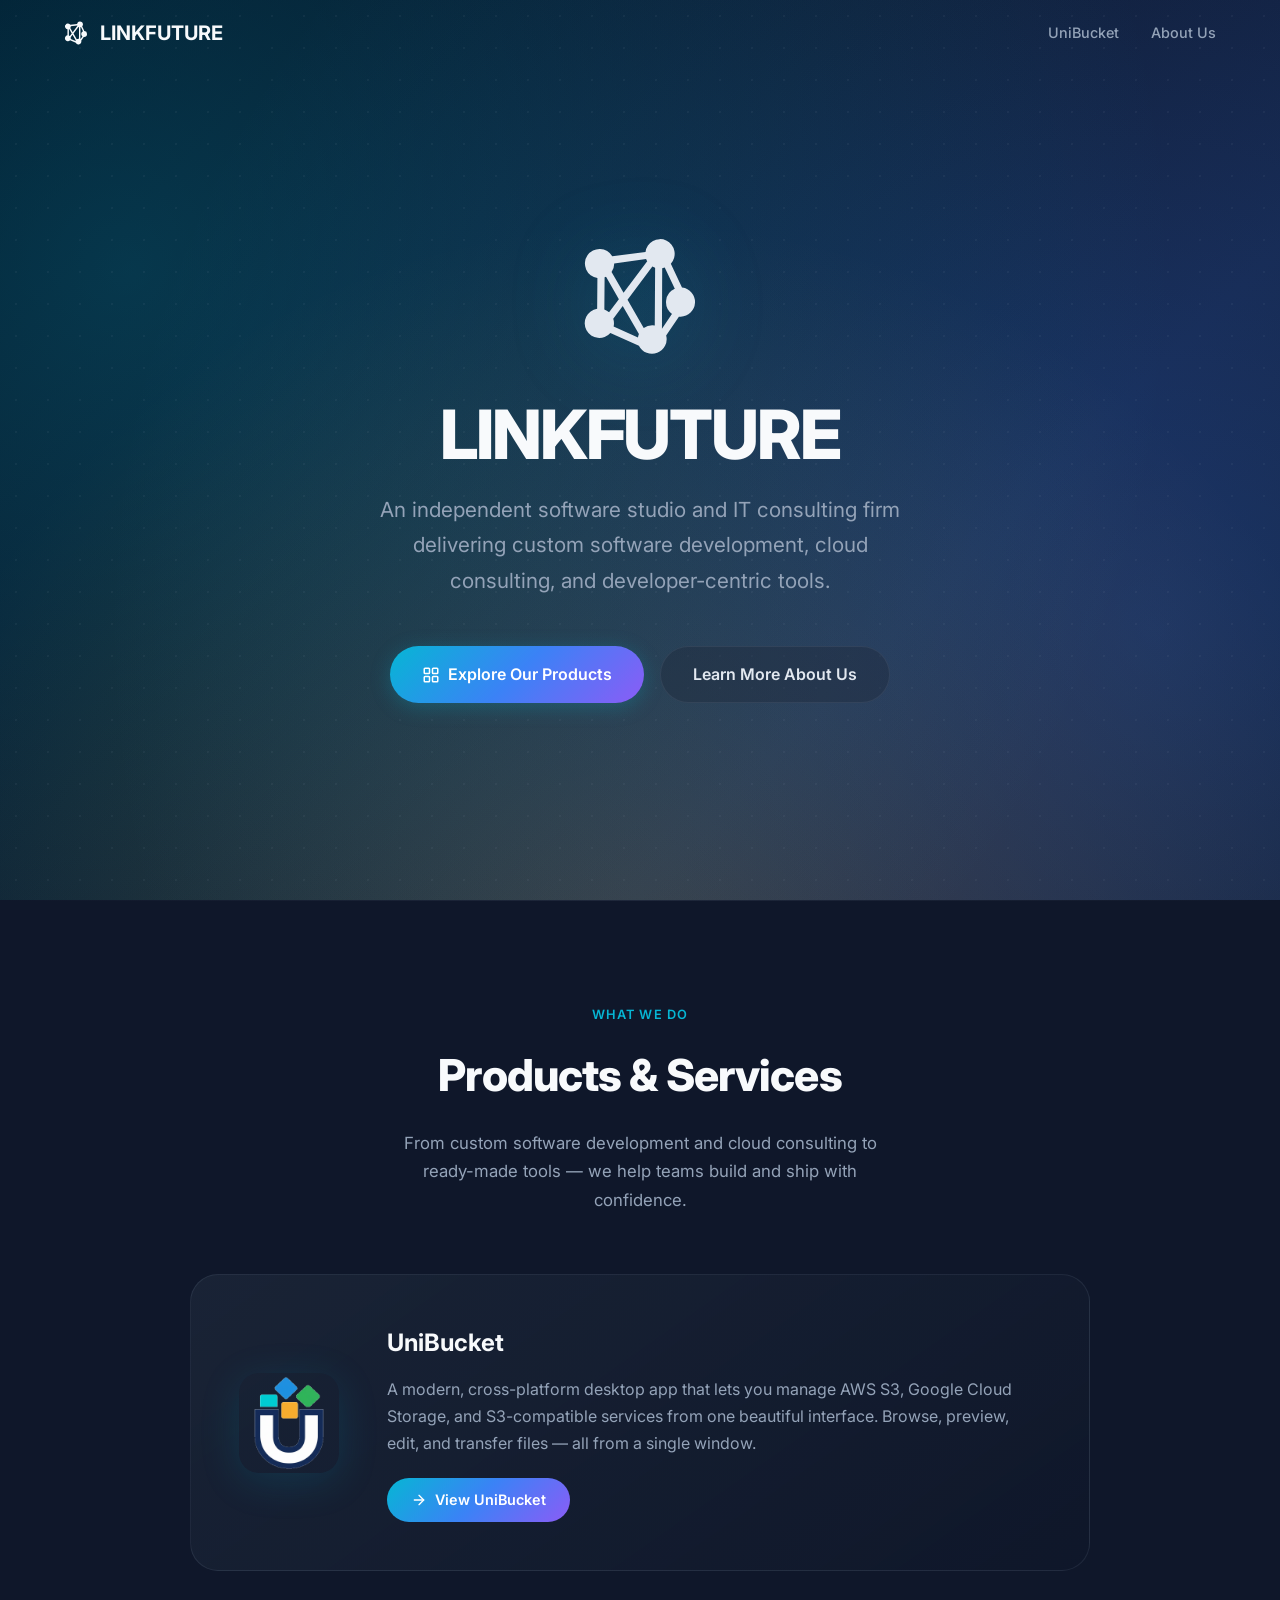
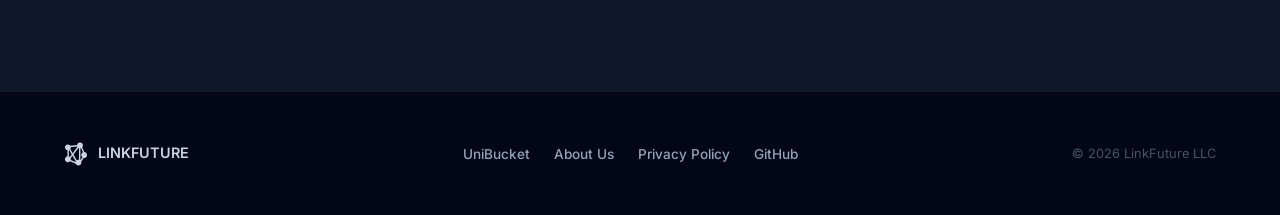
<file: docs/index.html>
<!DOCTYPE html>
<html lang="en">

<head>
  <meta charset="UTF-8" />
  <meta name="viewport" content="width=device-width, initial-scale=1.0" />
  <title>LinkFuture — Building Developer-Centric Cloud Tools</title>
  <meta name="description"
    content="LinkFuture LLC is an independent software studio and IT consulting firm delivering custom software development, cloud consulting, and developer-centric tools." />
  <meta name="keywords" content="LinkFuture, cloud tools, developer tools, software studio, Bothell, Washington" />
  <meta property="og:title" content="LinkFuture — Building Developer-Centric Cloud Tools" />
  <meta property="og:description" content="Custom software development, IT consulting, and cloud tools from an independent studio." />
  <meta property="og:type" content="website" />
  <link rel="icon" type="image/svg+xml" href="images/linkfuture-favicon.svg" />
  <link rel="stylesheet" href="styles.css" />
  <style>
    /* ===== LinkFuture Home Page Styles ===== */
    .lf-hero {
      position: relative;
      min-height: 100vh;
      display: flex;
      align-items: center;
      justify-content: center;
      background: var(--gradient-hero);
      overflow: hidden;
      padding: 120px 24px 80px;
    }

    .lf-hero::before {
      content: '';
      position: absolute;
      top: -50%;
      left: -50%;
      width: 200%;
      height: 200%;
      background: radial-gradient(circle at 30% 40%, var(--teal-glow) 0%, transparent 50%),
        radial-gradient(circle at 70% 60%, var(--blue-glow) 0%, transparent 50%),
        radial-gradient(circle at 50% 80%, var(--gold-glow) 0%, transparent 40%);
      animation: heroGlow 12s ease-in-out infinite alternate;
      pointer-events: none;
    }

    .lf-hero::after {
      content: '';
      position: absolute;
      inset: 0;
      background-image: radial-gradient(rgba(148, 163, 184, 0.07) 1px, transparent 1px);
      background-size: 32px 32px;
      pointer-events: none;
    }

    .lf-hero-content {
      position: relative;
      z-index: 2;
      text-align: center;
      max-width: 800px;
    }

    .lf-logo {
      width: 120px;
      height: 120px;
      margin: 0 auto 32px;
      animation: float 4s ease-in-out infinite, fadeInUp 0.8s ease-out 0.1s both;
      filter: drop-shadow(0 8px 40px rgba(6, 182, 212, 0.2));
    }

    .lf-hero-content h1 {
      font-size: clamp(2.5rem, 6vw, 4.25rem);
      font-weight: 800;
      color: var(--navy-50);
      line-height: 1.1;
      letter-spacing: -0.03em;
      margin-bottom: 20px;
      animation: fadeInUp 0.8s ease-out 0.2s both;
    }

    .lf-hero-content .hero-subtitle {
      font-size: clamp(1.05rem, 2vw, 1.3rem);
      color: var(--navy-400);
      max-width: 560px;
      margin: 0 auto 48px;
      font-weight: 400;
      animation: fadeInUp 0.8s ease-out 0.35s both;
    }

    /* ---- Products Section ---- */
    .lf-products {
      padding: 100px 0 120px;
      background: var(--navy-900);
      position: relative;
    }

    .lf-products::before {
      content: '';
      position: absolute;
      top: 0;
      left: 0;
      right: 0;
      height: 1px;
      background: linear-gradient(90deg, transparent, var(--glass-border), transparent);
    }

    .product-card {
      display: flex;
      align-items: center;
      gap: 48px;
      max-width: 900px;
      margin: 0 auto;
      background: var(--gradient-card);
      border: 1px solid var(--glass-border);
      border-radius: var(--radius-xl);
      padding: 48px;
      transition: transform var(--transition), box-shadow var(--transition), border-color var(--transition);
    }

    .product-card:hover {
      transform: translateY(-4px);
      box-shadow: var(--shadow-elevated), var(--shadow-glow);
      border-color: rgba(148, 163, 184, 0.2);
    }

    .product-icon {
      width: 100px;
      height: 100px;
      border-radius: var(--radius-lg);
      flex-shrink: 0;
      box-shadow: 0 8px 40px rgba(6, 182, 212, 0.15);
    }

    .product-info h3 {
      font-size: 1.5rem;
      font-weight: 700;
      color: var(--navy-50);
      margin-bottom: 12px;
    }

    .product-info p {
      font-size: 1rem;
      color: var(--navy-400);
      line-height: 1.7;
      margin-bottom: 20px;
    }

    .product-link {
      display: inline-flex;
      align-items: center;
      gap: 8px;
      background: var(--gradient-accent);
      color: #fff;
      padding: 10px 24px;
      border-radius: 999px;
      font-weight: 600;
      font-size: 0.9rem;
      transition: transform var(--transition), box-shadow var(--transition);
    }

    .product-link:hover {
      transform: translateY(-2px);
      box-shadow: 0 4px 20px var(--teal-glow);
      color: #fff;
    }

    .product-link svg {
      width: 16px;
      height: 16px;
    }

    @media (max-width: 768px) {
      .product-card {
        flex-direction: column;
        text-align: center;
        padding: 32px 24px;
        gap: 24px;
      }
    }
  </style>
</head>

<body>

  <!-- ===== Navigation ===== -->
  <nav class="nav" id="nav">
    <div class="container">
      <a href="index.html" class="nav-brand">
        <svg class="nav-brand-logo" viewBox="0 0 100 100" fill="currentColor" width="36" height="36">
          <g data-name="Group"><path data-name="Compound Path" d="m85.1 42.2-9.4-20a12.2 12.2 0 1 0-21.1-9.8l-27.7 3.7a12.2 12.2 0 1 0-12.4 18.1l-.2 25.6a12.2 12.2 0 1 0 11 20.1l23.8 10.7A12.2 12.2 0 0 0 71.8 82l10.6-15.6h1.5a12.2 12.2 0 0 0 1.3-24.3Zm-56.6-20V22l26.6-3.6a12 12 0 0 0 .9 1.9L36.3 46.5l-10-17.4a12.1 12.1 0 0 0 2.2-6.9m-4.3 40.5a12.2 12.2 0 0 0-3.9-2.3l.2-26.8 1.2-.5 10.7 18.7Zm24.1 21L28 74.6a11.9 11.9 0 0 0-.3-6.5l7.9-10.6 13.5 23.4a12 12 0 0 0-.8 2.8m14-9.9-2.1-.2a12.1 12.1 0 0 0-7.1 2.3L39.6 52.2l20.7-27.6 2.3 1.1Zm14.3-9.7-8.3 12.4.2-50.4 2.1-.6L79 43.2a12.1 12.1 0 0 0-2.3 20.9Z"/></g>
        </svg>
        LINKFUTURE
      </a>
      <ul class="nav-links" id="navLinks">
        <li><a href="unibucket.html">UniBucket</a></li>
        <li><a href="about.html">About Us</a></li>
      </ul>
      <button class="nav-toggle" id="navToggle" aria-label="Toggle navigation">
        <svg width="24" height="24" viewBox="0 0 24 24" fill="none" stroke="currentColor" stroke-width="2"
          stroke-linecap="round">
          <line x1="3" y1="6" x2="21" y2="6" />
          <line x1="3" y1="12" x2="21" y2="12" />
          <line x1="3" y1="18" x2="21" y2="18" />
        </svg>
      </button>
    </div>
  </nav>

  <!-- ===== Hero ===== -->
  <section class="lf-hero">
    <div class="lf-hero-content">
      <svg class="lf-logo" viewBox="0 0 100 100" fill="currentColor">
        <g data-name="Group"><path data-name="Compound Path" d="m85.1 42.2-9.4-20a12.2 12.2 0 1 0-21.1-9.8l-27.7 3.7a12.2 12.2 0 1 0-12.4 18.1l-.2 25.6a12.2 12.2 0 1 0 11 20.1l23.8 10.7A12.2 12.2 0 0 0 71.8 82l10.6-15.6h1.5a12.2 12.2 0 0 0 1.3-24.3Zm-56.6-20V22l26.6-3.6a12 12 0 0 0 .9 1.9L36.3 46.5l-10-17.4a12.1 12.1 0 0 0 2.2-6.9m-4.3 40.5a12.2 12.2 0 0 0-3.9-2.3l.2-26.8 1.2-.5 10.7 18.7Zm24.1 21L28 74.6a11.9 11.9 0 0 0-.3-6.5l7.9-10.6 13.5 23.4a12 12 0 0 0-.8 2.8m14-9.9-2.1-.2a12.1 12.1 0 0 0-7.1 2.3L39.6 52.2l20.7-27.6 2.3 1.1Zm14.3-9.7-8.3 12.4.2-50.4 2.1-.6L79 43.2a12.1 12.1 0 0 0-2.3 20.9Z"/></g>
      </svg>
      <h1><span class="gradient-text">LINKFUTURE</span></h1>
      <p class="hero-subtitle">An independent software studio and IT consulting firm delivering custom software development, cloud consulting, and developer-centric tools.</p>
      <div class="hero-actions" style="animation: fadeInUp 0.8s ease-out 0.5s both;">
        <a href="unibucket.html" class="btn btn-primary">
          <svg viewBox="0 0 24 24" fill="none" stroke="currentColor" stroke-width="2" stroke-linecap="round" stroke-linejoin="round">
            <rect width="7" height="7" x="3" y="3" rx="1" />
            <rect width="7" height="7" x="14" y="3" rx="1" />
            <rect width="7" height="7" x="14" y="14" rx="1" />
            <rect width="7" height="7" x="3" y="14" rx="1" />
          </svg>
          Explore Our Products
        </a>
        <a href="about.html" class="btn btn-secondary">
          Learn More About Us
        </a>
      </div>
    </div>
  </section>

  <!-- ===== Products ===== -->
  <section class="lf-products" id="products">
    <div class="container">
      <div class="section-header reveal">
        <span class="section-label">What We Do</span>
        <h2>Products &amp; Services</h2>
        <p>From custom software development and cloud consulting to ready-made tools — we help teams build and ship with confidence.</p>
      </div>

      <div class="product-card reveal">
        <img src="images/icon.png" alt="UniBucket" class="product-icon" />
        <div class="product-info">
          <h3>UniBucket</h3>
          <p>A modern, cross-platform desktop app that lets you manage AWS S3, Google Cloud Storage, and S3-compatible services from one beautiful interface. Browse, preview, edit, and transfer files — all from a single window.</p>
          <a href="unibucket.html" class="product-link">
            <svg viewBox="0 0 24 24" fill="none" stroke="currentColor" stroke-width="2" stroke-linecap="round" stroke-linejoin="round">
              <path d="M5 12h14" />
              <path d="m12 5 7 7-7 7" />
            </svg>
            View UniBucket
          </a>
        </div>
      </div>
    </div>
  </section>

  <!-- ===== Footer ===== -->
  <footer class="footer">
    <div class="container">
      <div class="footer-brand">
        <svg class="footer-brand-logo" viewBox="0 0 100 100" fill="currentColor" width="24" height="24">
          <g data-name="Group"><path data-name="Compound Path" d="m85.1 42.2-9.4-20a12.2 12.2 0 1 0-21.1-9.8l-27.7 3.7a12.2 12.2 0 1 0-12.4 18.1l-.2 25.6a12.2 12.2 0 1 0 11 20.1l23.8 10.7A12.2 12.2 0 0 0 71.8 82l10.6-15.6h1.5a12.2 12.2 0 0 0 1.3-24.3Zm-56.6-20V22l26.6-3.6a12 12 0 0 0 .9 1.9L36.3 46.5l-10-17.4a12.1 12.1 0 0 0 2.2-6.9m-4.3 40.5a12.2 12.2 0 0 0-3.9-2.3l.2-26.8 1.2-.5 10.7 18.7Zm24.1 21L28 74.6a11.9 11.9 0 0 0-.3-6.5l7.9-10.6 13.5 23.4a12 12 0 0 0-.8 2.8m14-9.9-2.1-.2a12.1 12.1 0 0 0-7.1 2.3L39.6 52.2l20.7-27.6 2.3 1.1Zm14.3-9.7-8.3 12.4.2-50.4 2.1-.6L79 43.2a12.1 12.1 0 0 0-2.3 20.9Z"/></g>
        </svg>
        LINKFUTURE
      </div>
      <ul class="footer-links">
        <li><a href="unibucket.html">UniBucket</a></li>
        <li><a href="about.html">About Us</a></li>
        <li><a href="privacy.html">Privacy Policy</a></li>
        <li><a href="https://github.com/LinkFuture" target="_blank" rel="noopener">GitHub</a></li>
      </ul>
      <p class="footer-copy">&copy; <span class="copyright-year">2026</span> LinkFuture LLC</p>
    </div>
  </footer>

  <script src="script.js"></script>
</body>

</html>
</file>
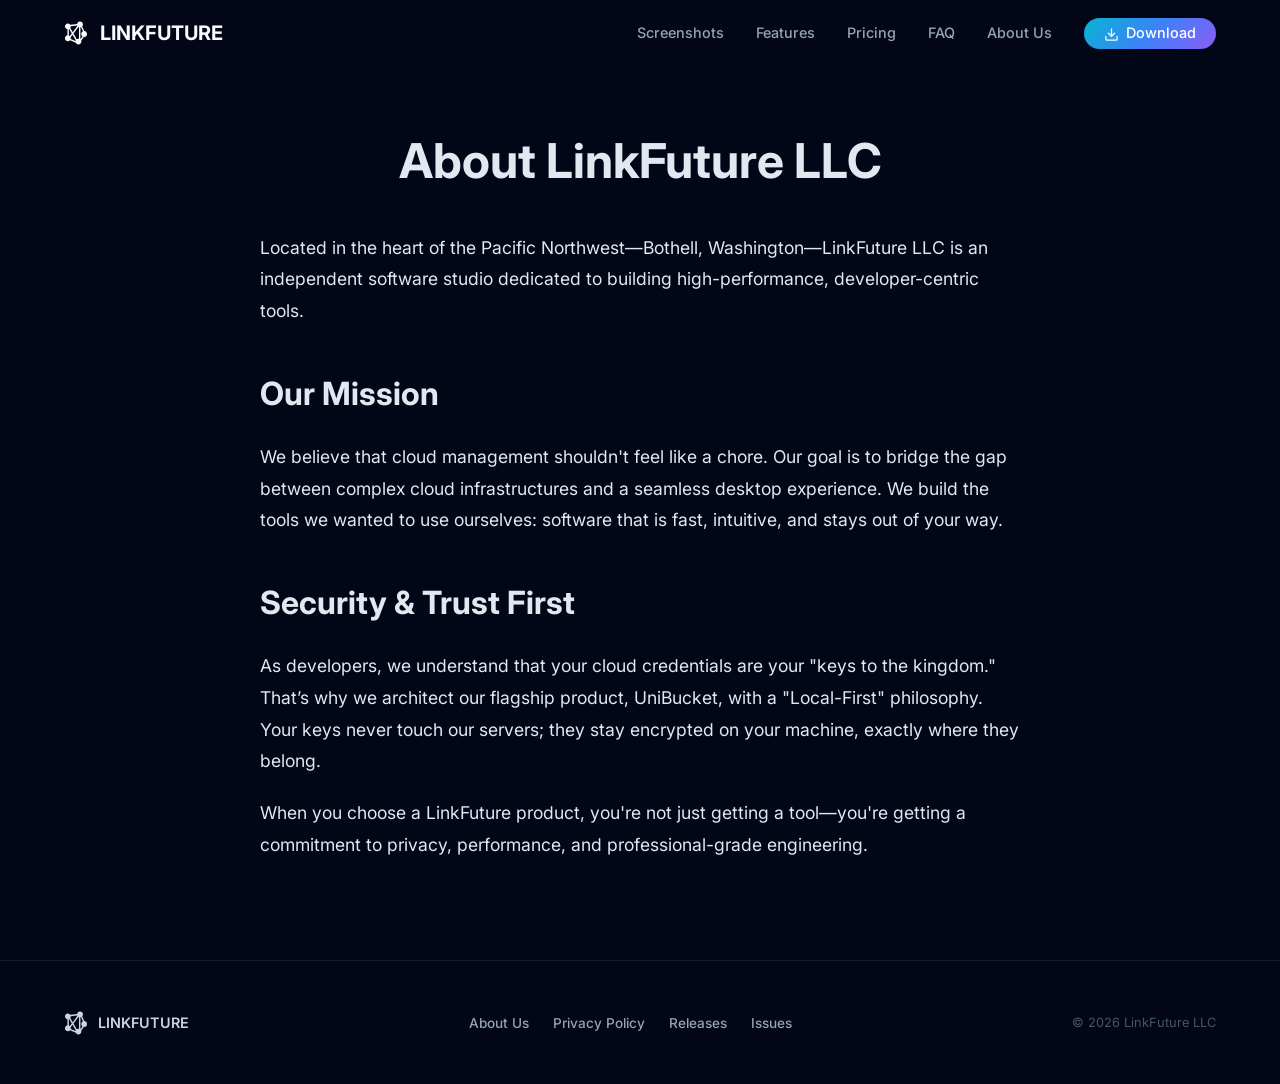
<file: docs/about.html>
<!DOCTYPE html>
<html lang="en">

<head>
  <meta charset="UTF-8" />
  <meta name="viewport" content="width=device-width, initial-scale=1.0" />
  <title>About Us — LinkFuture LLC</title>
  <meta name="description" content="Learn more about LinkFuture LLC and our mission to build intuitive cloud tools." />
  <link rel="icon" type="image/svg+xml" href="images/linkfuture-favicon.svg" />
  <link rel="stylesheet" href="styles.css" />
  <style>
    .content-page {
      padding: 120px 0 80px;
      min-height: calc(100vh - 200px);
    }
    .content-page h1 {
      margin-bottom: 30px;
      font-size: 3rem;
      text-align: center;
    }
    .content-page h2 {
      margin-top: 40px;
      margin-bottom: 20px;
      font-size: 2rem;
    }
    .content-page p {
      font-size: 1.1rem;
      line-height: 1.8;
      margin-bottom: 20px;
      color: var(--text-off);
    }
    .content-container {
      max-width: 800px;
      margin: 0 auto;
      padding: 0 20px;
    }
  </style>
</head>

<body>

  <!-- ===== Navigation ===== -->
  <nav class="nav" id="nav">
    <div class="container">
      <a href="index.html" class="nav-brand">
        <svg class="nav-brand-logo" viewBox="0 0 100 100" fill="currentColor" width="36" height="36">
          <g data-name="Group"><path data-name="Compound Path" d="m85.1 42.2-9.4-20a12.2 12.2 0 1 0-21.1-9.8l-27.7 3.7a12.2 12.2 0 1 0-12.4 18.1l-.2 25.6a12.2 12.2 0 1 0 11 20.1l23.8 10.7A12.2 12.2 0 0 0 71.8 82l10.6-15.6h1.5a12.2 12.2 0 0 0 1.3-24.3Zm-56.6-20V22l26.6-3.6a12 12 0 0 0 .9 1.9L36.3 46.5l-10-17.4a12.1 12.1 0 0 0 2.2-6.9m-4.3 40.5a12.2 12.2 0 0 0-3.9-2.3l.2-26.8 1.2-.5 10.7 18.7Zm24.1 21L28 74.6a11.9 11.9 0 0 0-.3-6.5l7.9-10.6 13.5 23.4a12 12 0 0 0-.8 2.8m14-9.9-2.1-.2a12.1 12.1 0 0 0-7.1 2.3L39.6 52.2l20.7-27.6 2.3 1.1Zm14.3-9.7-8.3 12.4.2-50.4 2.1-.6L79 43.2a12.1 12.1 0 0 0-2.3 20.9Z"/></g>
        </svg>
        LINKFUTURE
      </a>
      <ul class="nav-links" id="navLinks">
        <li><a href="unibucket.html#screenshots">Screenshots</a></li>
        <li><a href="unibucket.html#features">Features</a></li>
        <li><a href="unibucket.html#pricing">Pricing</a></li>
        <li><a href="unibucket.html#faq">FAQ</a></li>
        <li><a href="about.html">About Us</a></li>
        <li><a href="unibucket.html#download" class="nav-cta">
            <svg width="16" height="16" viewBox="0 0 24 24" fill="none" stroke="currentColor" stroke-width="2"
              stroke-linecap="round" stroke-linejoin="round">
              <path d="M21 15v4a2 2 0 0 1-2 2H5a2 2 0 0 1-2-2v-4" />
              <polyline points="7 10 12 15 17 10" />
              <line x1="12" y1="15" x2="12" y2="3" />
            </svg>
            Download
          </a></li>
      </ul>
      <button class="nav-toggle" id="navToggle" aria-label="Toggle navigation">
        <svg width="24" height="24" viewBox="0 0 24 24" fill="none" stroke="currentColor" stroke-width="2"
          stroke-linecap="round">
          <line x1="3" y1="6" x2="21" y2="6" />
          <line x1="3" y1="12" x2="21" y2="12" />
          <line x1="3" y1="18" x2="21" y2="18" />
        </svg>
      </button>
    </div>
  </nav>

  <!-- ===== About Content ===== -->
  <main class="content-page">
    <div class="content-container reveal">
      <h1>About <span class="gradient-text">LinkFuture LLC</span></h1>
      
      <p>Located in the heart of the Pacific Northwest—Bothell, Washington—LinkFuture LLC is an independent software studio dedicated to building high-performance, developer-centric tools.</p>

      <h2>Our Mission</h2>
      <p>We believe that cloud management shouldn't feel like a chore. Our goal is to bridge the gap between complex cloud infrastructures and a seamless desktop experience. We build the tools we wanted to use ourselves: software that is fast, intuitive, and stays out of your way.</p>

      <h2>Security &amp; Trust First</h2>
      <p>As developers, we understand that your cloud credentials are your "keys to the kingdom." That’s why we architect our flagship product, UniBucket, with a "Local-First" philosophy. Your keys never touch our servers; they stay encrypted on your machine, exactly where they belong.</p>

      <p>When you choose a LinkFuture product, you're not just getting a tool—you're getting a commitment to privacy, performance, and professional-grade engineering.</p>
    </div>
  </main>

  <!-- ===== Footer ===== -->
  <footer class="footer">
    <div class="container">
      <div class="footer-brand">
        <svg class="footer-brand-logo" viewBox="0 0 100 100" fill="currentColor" width="24" height="24">
          <g data-name="Group"><path data-name="Compound Path" d="m85.1 42.2-9.4-20a12.2 12.2 0 1 0-21.1-9.8l-27.7 3.7a12.2 12.2 0 1 0-12.4 18.1l-.2 25.6a12.2 12.2 0 1 0 11 20.1l23.8 10.7A12.2 12.2 0 0 0 71.8 82l10.6-15.6h1.5a12.2 12.2 0 0 0 1.3-24.3Zm-56.6-20V22l26.6-3.6a12 12 0 0 0 .9 1.9L36.3 46.5l-10-17.4a12.1 12.1 0 0 0 2.2-6.9m-4.3 40.5a12.2 12.2 0 0 0-3.9-2.3l.2-26.8 1.2-.5 10.7 18.7Zm24.1 21L28 74.6a11.9 11.9 0 0 0-.3-6.5l7.9-10.6 13.5 23.4a12 12 0 0 0-.8 2.8m14-9.9-2.1-.2a12.1 12.1 0 0 0-7.1 2.3L39.6 52.2l20.7-27.6 2.3 1.1Zm14.3-9.7-8.3 12.4.2-50.4 2.1-.6L79 43.2a12.1 12.1 0 0 0-2.3 20.9Z"/></g>
        </svg>
        LINKFUTURE
      </div>
      <ul class="footer-links">
        <li><a href="about.html">About Us</a></li>
        <li><a href="privacy.html">Privacy Policy</a></li>
        <li><a href="https://github.com/LinkFuture/linkfuture.github.io/releases" target="_blank"
            rel="noopener">Releases</a></li>
        <li><a href="https://github.com/LinkFuture/linkfuture.github.io/issues" target="_blank" rel="noopener">Issues</a>
        </li>
      </ul>
      <p class="footer-copy">&copy; <span class="copyright-year">2026</span> LinkFuture LLC</p>
    </div>
  </footer>

  <script src="script.js"></script>
</body>

</html>
</file>
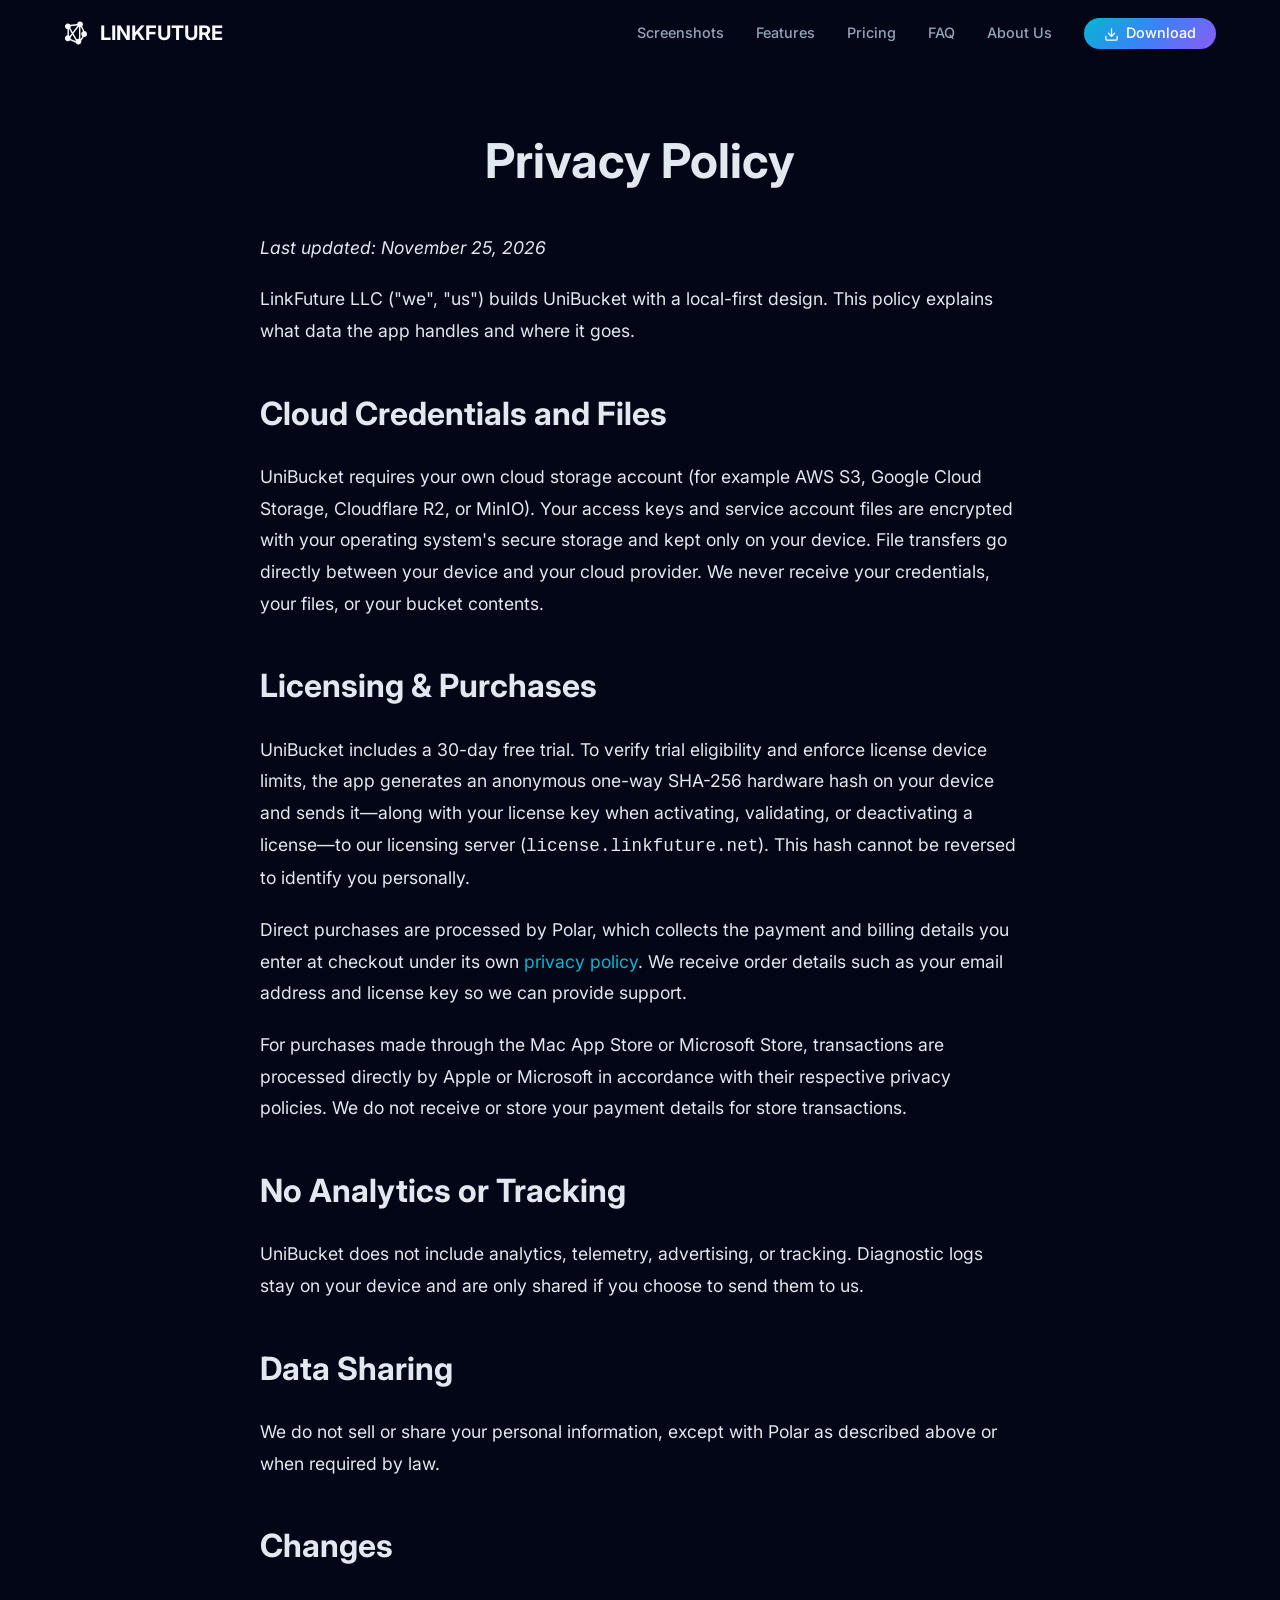
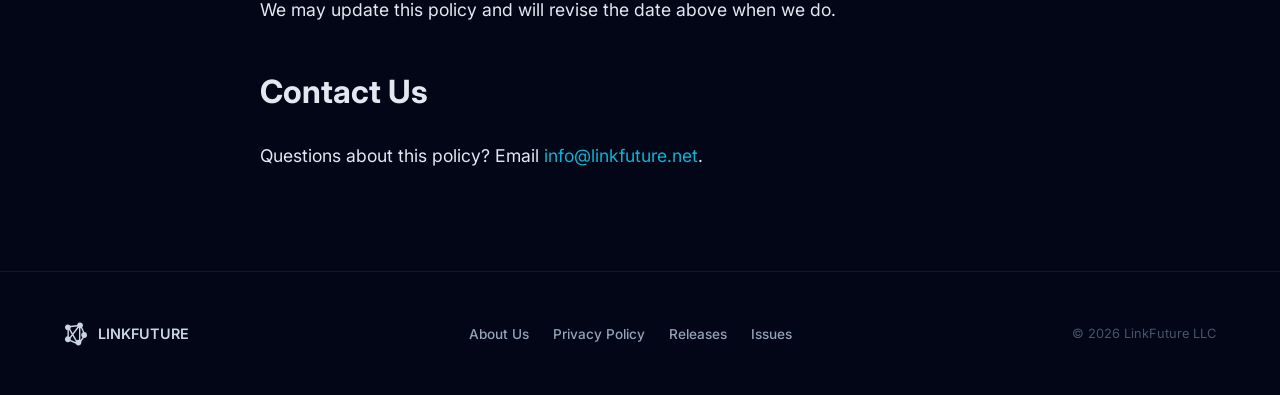
<file: docs/privacy.html>
<!DOCTYPE html>
<html lang="en">

<head>
  <meta charset="UTF-8" />
  <meta name="viewport" content="width=device-width, initial-scale=1.0" />
  <title>Privacy Policy — LinkFuture LLC</title>
  <meta name="description" content="Privacy Policy for UniBucket and LinkFuture LLC." />
  <link rel="icon" type="image/svg+xml" href="images/linkfuture-favicon.svg" />
  <link rel="stylesheet" href="styles.css" />
  <style>
    .content-page {
      padding: 120px 0 80px;
      min-height: calc(100vh - 200px);
    }
    .content-page h1 {
      margin-bottom: 30px;
      font-size: 3rem;
      text-align: center;
    }
    .content-page h2 {
      margin-top: 40px;
      margin-bottom: 20px;
      font-size: 2rem;
    }
    .content-page p {
      font-size: 1.1rem;
      line-height: 1.8;
      margin-bottom: 20px;
      color: var(--text-off);
    }
    .content-container {
      max-width: 800px;
      margin: 0 auto;
      padding: 0 20px;
    }
  </style>
</head>

<body>

  <!-- ===== Navigation ===== -->
  <nav class="nav" id="nav">
    <div class="container">
      <a href="index.html" class="nav-brand">
        <svg class="nav-brand-logo" viewBox="0 0 100 100" fill="currentColor" width="36" height="36">
          <g data-name="Group"><path data-name="Compound Path" d="m85.1 42.2-9.4-20a12.2 12.2 0 1 0-21.1-9.8l-27.7 3.7a12.2 12.2 0 1 0-12.4 18.1l-.2 25.6a12.2 12.2 0 1 0 11 20.1l23.8 10.7A12.2 12.2 0 0 0 71.8 82l10.6-15.6h1.5a12.2 12.2 0 0 0 1.3-24.3Zm-56.6-20V22l26.6-3.6a12 12 0 0 0 .9 1.9L36.3 46.5l-10-17.4a12.1 12.1 0 0 0 2.2-6.9m-4.3 40.5a12.2 12.2 0 0 0-3.9-2.3l.2-26.8 1.2-.5 10.7 18.7Zm24.1 21L28 74.6a11.9 11.9 0 0 0-.3-6.5l7.9-10.6 13.5 23.4a12 12 0 0 0-.8 2.8m14-9.9-2.1-.2a12.1 12.1 0 0 0-7.1 2.3L39.6 52.2l20.7-27.6 2.3 1.1Zm14.3-9.7-8.3 12.4.2-50.4 2.1-.6L79 43.2a12.1 12.1 0 0 0-2.3 20.9Z"/></g>
        </svg>
        LINKFUTURE
      </a>
      <ul class="nav-links" id="navLinks">
        <li><a href="unibucket.html#screenshots">Screenshots</a></li>
        <li><a href="unibucket.html#features">Features</a></li>
        <li><a href="unibucket.html#pricing">Pricing</a></li>
        <li><a href="unibucket.html#faq">FAQ</a></li>
        <li><a href="about.html">About Us</a></li>
        <li><a href="unibucket.html#download" class="nav-cta">
            <svg width="16" height="16" viewBox="0 0 24 24" fill="none" stroke="currentColor" stroke-width="2"
              stroke-linecap="round" stroke-linejoin="round">
              <path d="M21 15v4a2 2 0 0 1-2 2H5a2 2 0 0 1-2-2v-4" />
              <polyline points="7 10 12 15 17 10" />
              <line x1="12" y1="15" x2="12" y2="3" />
            </svg>
            Download
          </a></li>
      </ul>
      <button class="nav-toggle" id="navToggle" aria-label="Toggle navigation">
        <svg width="24" height="24" viewBox="0 0 24 24" fill="none" stroke="currentColor" stroke-width="2"
          stroke-linecap="round">
          <line x1="3" y1="6" x2="21" y2="6" />
          <line x1="3" y1="12" x2="21" y2="12" />
          <line x1="3" y1="18" x2="21" y2="18" />
        </svg>
      </button>
    </div>
  </nav>

  <!-- ===== Privacy Content ===== -->
  <main class="content-page">
    <div class="content-container reveal">
      <h1>Privacy Policy</h1>
      <p><em>Last updated: November 25, 2026</em></p>
      <p>LinkFuture LLC ("we", "us") builds UniBucket with a local-first design. This policy explains what data the app handles and where it goes.</p>
      <h2>Cloud Credentials and Files</h2>
      <p>UniBucket requires your own cloud storage account (for example AWS S3, Google Cloud Storage, Cloudflare R2, or MinIO). Your access keys and service account files are encrypted with your operating system's secure storage and kept only on your device. File transfers go directly between your device and your cloud provider. We never receive your credentials, your files, or your bucket contents.</p>
      <h2>Licensing &amp; Purchases</h2>
      <p>UniBucket includes a 30-day free trial. To verify trial eligibility and enforce license device limits, the app generates an anonymous one-way SHA-256 hardware hash on your device and sends it—along with your license key when activating, validating, or deactivating a license—to our licensing server (<code>license.linkfuture.net</code>). This hash cannot be reversed to identify you personally.</p>
      <p>Direct purchases are processed by Polar, which collects the payment and billing details you enter at checkout under its own <a href="https://polar.sh/legal/privacy" target="_blank" rel="noopener">privacy policy</a>. We receive order details such as your email address and license key so we can provide support.</p>
      <p>For purchases made through the Mac App Store or Microsoft Store, transactions are processed directly by Apple or Microsoft in accordance with their respective privacy policies. We do not receive or store your payment details for store transactions.</p>
      <h2>No Analytics or Tracking</h2>
      <p>UniBucket does not include analytics, telemetry, advertising, or tracking. Diagnostic logs stay on your device and are only shared if you choose to send them to us.</p>
      <h2>Data Sharing</h2>
      <p>We do not sell or share your personal information, except with Polar as described above or when required by law.</p>
      <h2>Changes</h2>
      <p>We may update this policy and will revise the date above when we do.</p>
      <h2>Contact Us</h2>
      <p>Questions about this policy? Email <a href="mailto:info@linkfuture.net">info@linkfuture.net</a>.</p>
    </div>
  </main>

  <!-- ===== Footer ===== -->
  <footer class="footer">
    <div class="container">
      <div class="footer-brand">
        <svg class="footer-brand-logo" viewBox="0 0 100 100" fill="currentColor" width="24" height="24">
          <g data-name="Group"><path data-name="Compound Path" d="m85.1 42.2-9.4-20a12.2 12.2 0 1 0-21.1-9.8l-27.7 3.7a12.2 12.2 0 1 0-12.4 18.1l-.2 25.6a12.2 12.2 0 1 0 11 20.1l23.8 10.7A12.2 12.2 0 0 0 71.8 82l10.6-15.6h1.5a12.2 12.2 0 0 0 1.3-24.3Zm-56.6-20V22l26.6-3.6a12 12 0 0 0 .9 1.9L36.3 46.5l-10-17.4a12.1 12.1 0 0 0 2.2-6.9m-4.3 40.5a12.2 12.2 0 0 0-3.9-2.3l.2-26.8 1.2-.5 10.7 18.7Zm24.1 21L28 74.6a11.9 11.9 0 0 0-.3-6.5l7.9-10.6 13.5 23.4a12 12 0 0 0-.8 2.8m14-9.9-2.1-.2a12.1 12.1 0 0 0-7.1 2.3L39.6 52.2l20.7-27.6 2.3 1.1Zm14.3-9.7-8.3 12.4.2-50.4 2.1-.6L79 43.2a12.1 12.1 0 0 0-2.3 20.9Z"/></g>
        </svg>
        LINKFUTURE
      </div>
      <ul class="footer-links">
        <li><a href="about.html">About Us</a></li>
        <li><a href="privacy.html">Privacy Policy</a></li>
        <li><a href="https://github.com/LinkFuture/linkfuture.github.io/releases" target="_blank"
            rel="noopener">Releases</a></li>
        <li><a href="https://github.com/LinkFuture/linkfuture.github.io/issues" target="_blank" rel="noopener">Issues</a>
        </li>
      </ul>
      <p class="footer-copy">&copy; <span class="copyright-year">2026</span> LinkFuture LLC</p>
    </div>
  </footer>

  <script src="script.js"></script>
</body>

</html>
</file>
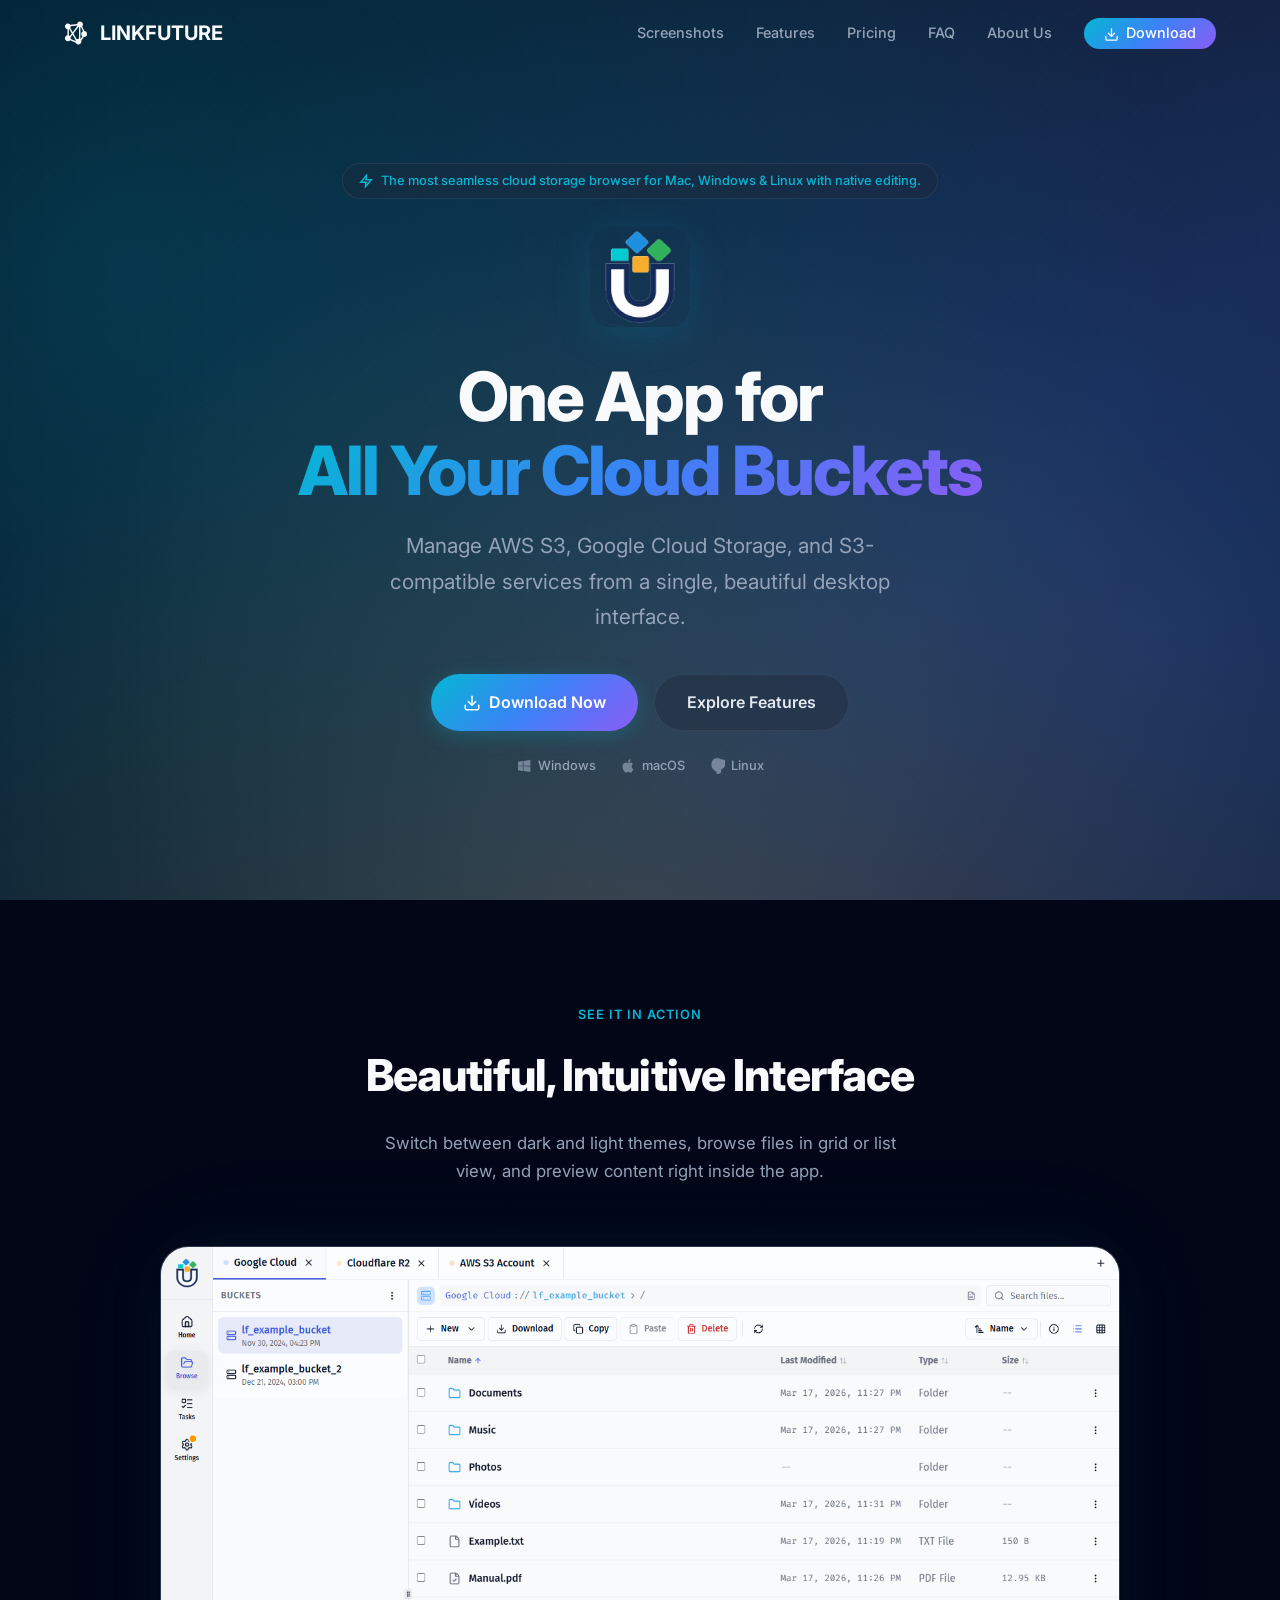
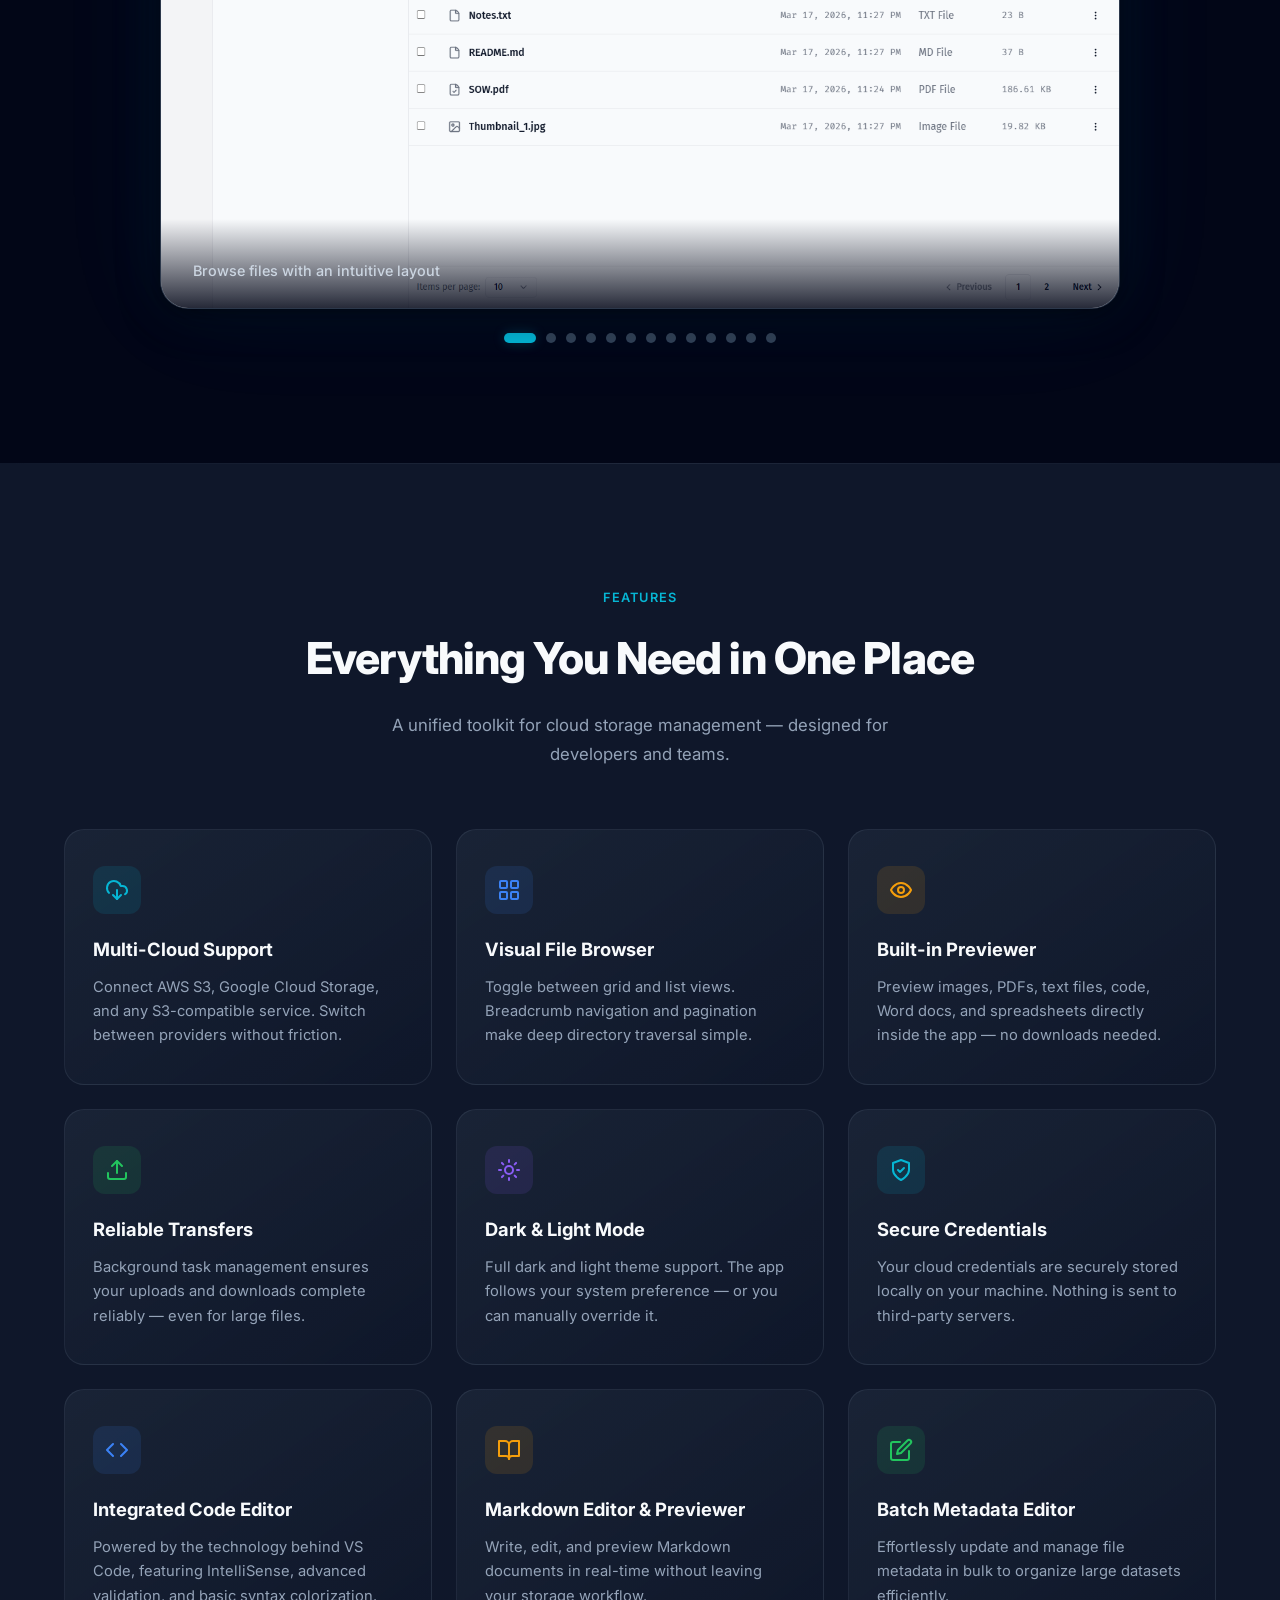
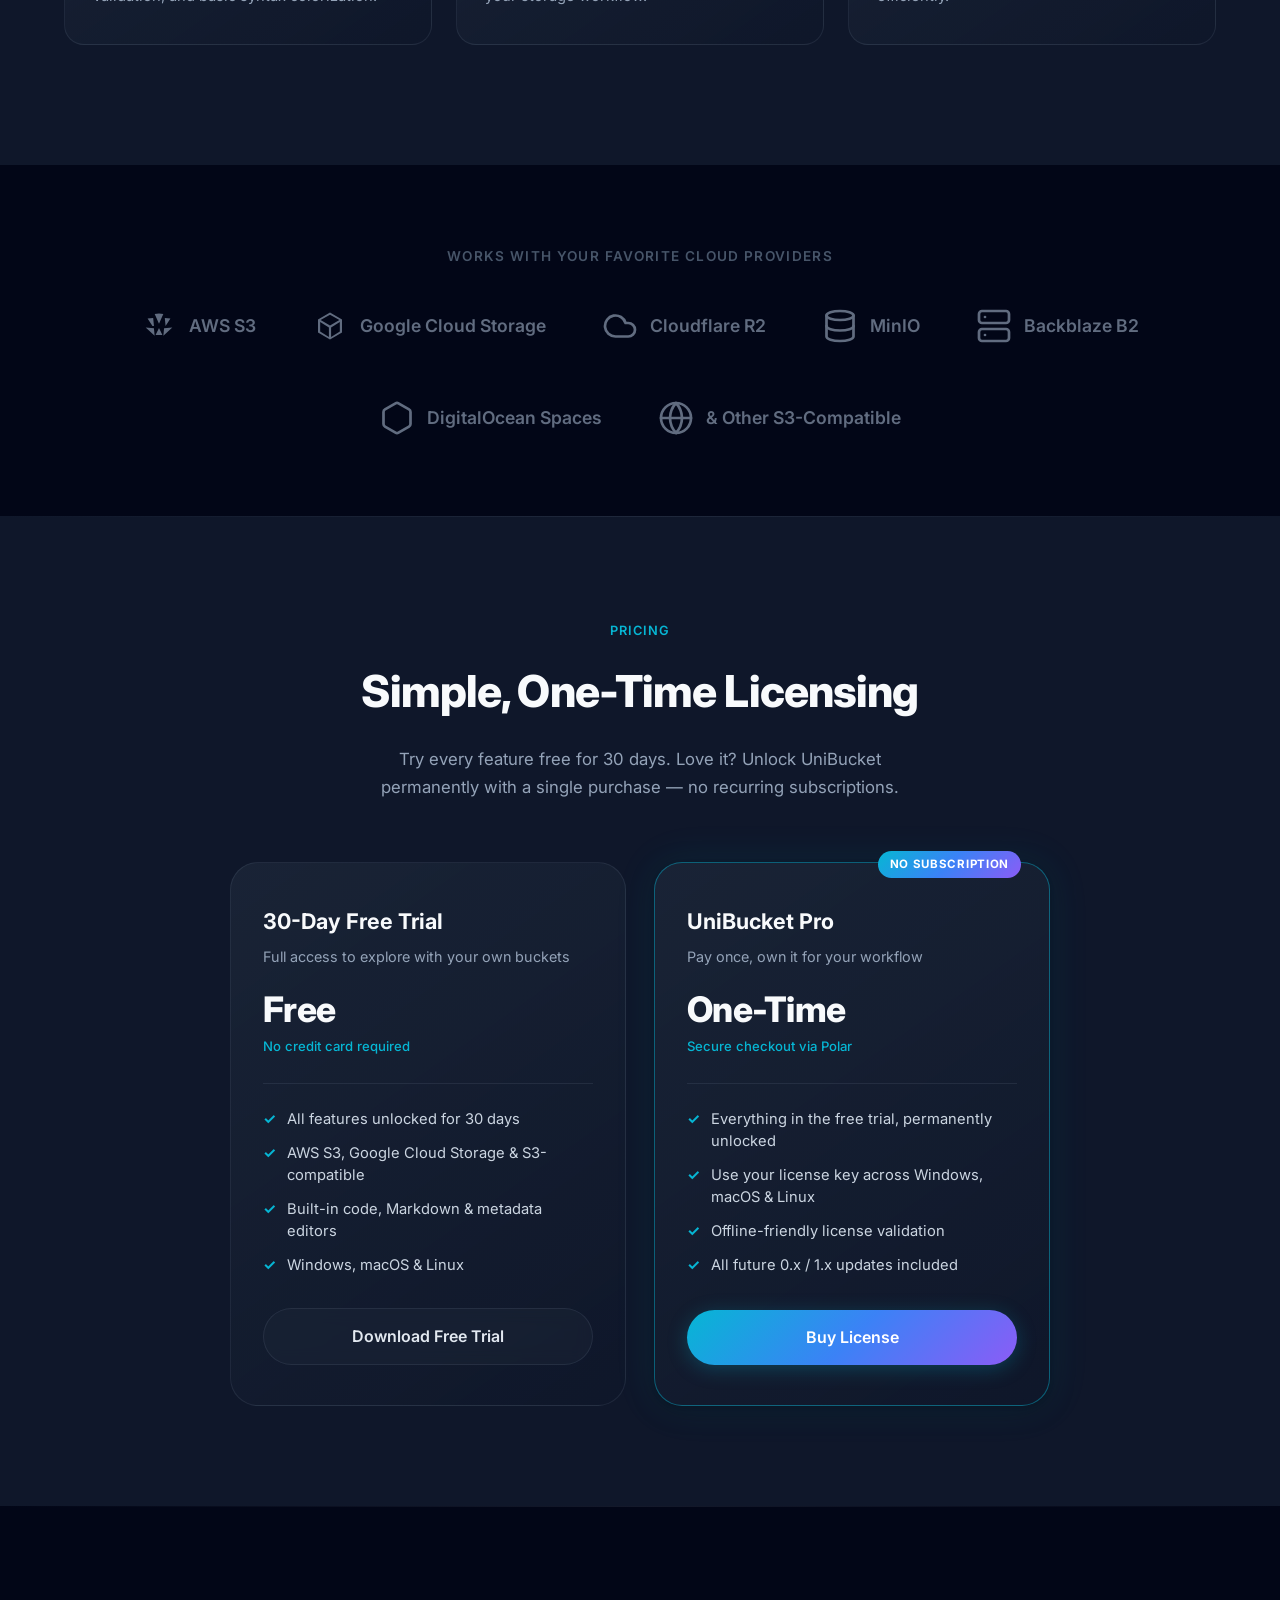
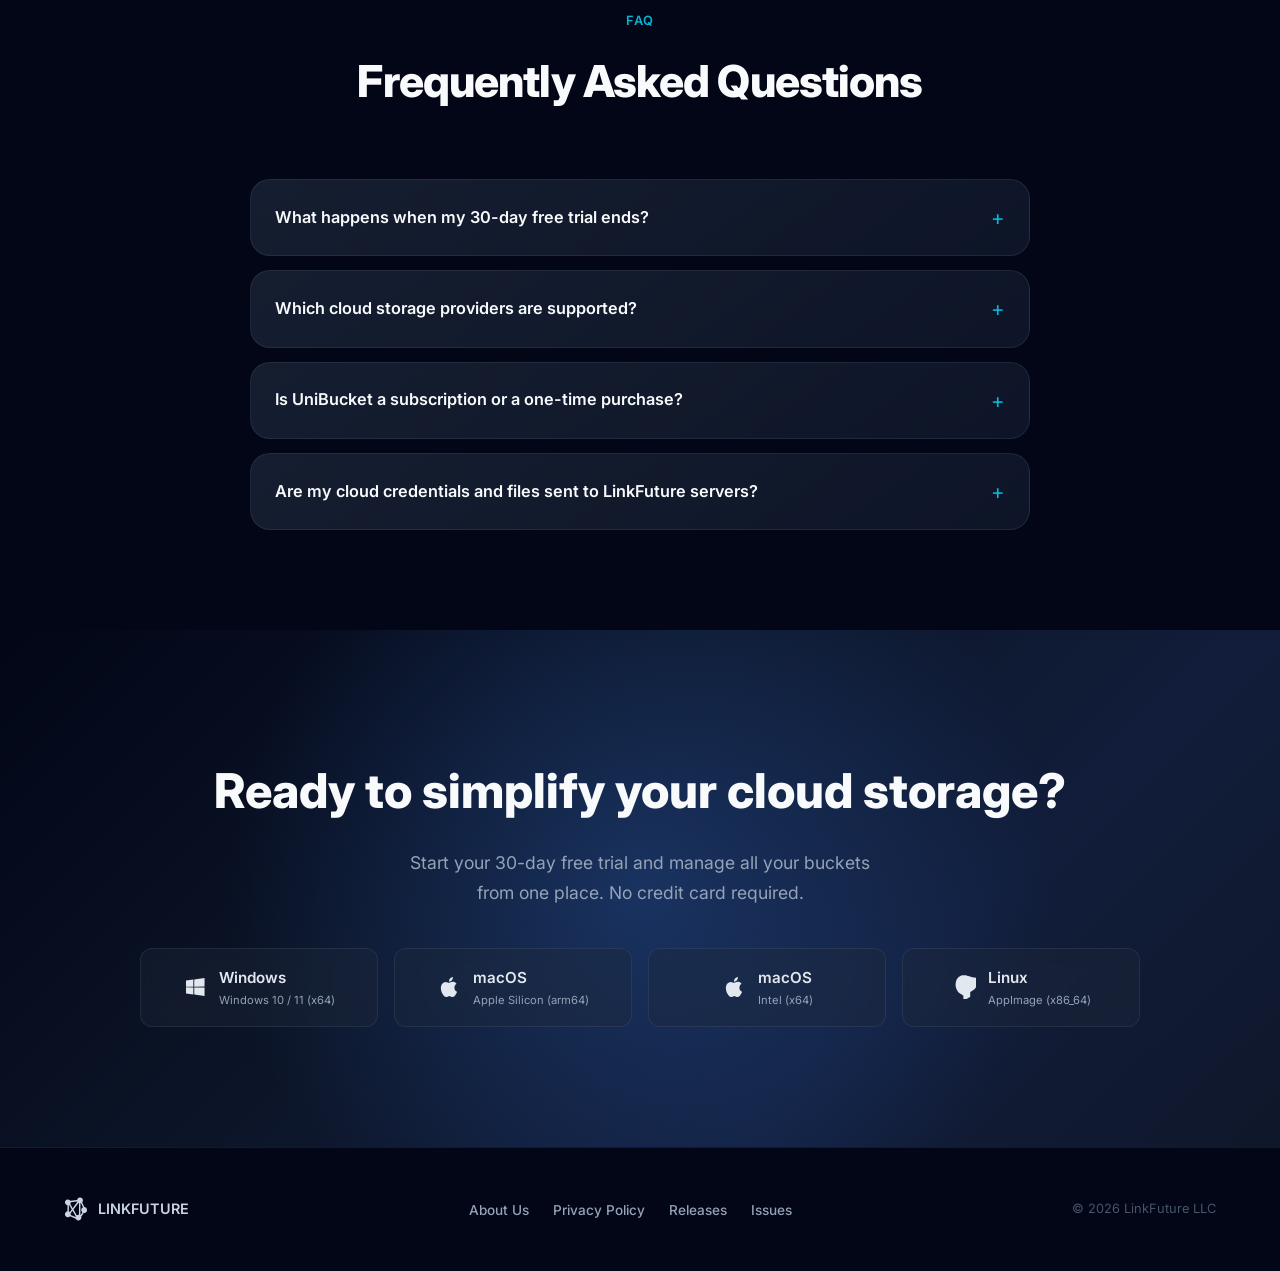
<file: docs/unibucket.html>
<!DOCTYPE html>
<html lang="en">

<head>
  <meta charset="UTF-8" />
  <meta name="viewport" content="width=device-width, initial-scale=1.0" />
  <title>UniBucket — Universal Multi-Cloud Object Storage Manager</title>
  <meta name="description"
    content="UniBucket is a modern, cross-platform desktop app that lets you manage AWS S3, Google Cloud Storage, and S3-compatible services from one beautiful interface." />
  <meta name="keywords"
    content="cloud storage, S3, Google Cloud Storage, object storage, desktop app, file manager, multi-cloud" />
  <meta property="og:title" content="UniBucket — Universal Multi-Cloud Object Storage Manager" />
  <meta property="og:description" content="Manage all your cloud buckets from one beautiful desktop app." />
  <meta property="og:image" content="https://www.linkfuture.net/images/splash.png" />
  <meta property="og:type" content="website" />
  <link rel="icon" type="image/svg+xml" href="images/linkfuture-favicon.svg" />
  <link rel="stylesheet" href="styles.css" />
</head>

<body>

  <!-- ===== Navigation ===== -->
  <nav class="nav" id="nav">
    <div class="container">
      <a href="index.html" class="nav-brand">
        <svg class="nav-brand-logo" viewBox="0 0 100 100" fill="currentColor" width="36" height="36">
          <g data-name="Group"><path data-name="Compound Path" d="m85.1 42.2-9.4-20a12.2 12.2 0 1 0-21.1-9.8l-27.7 3.7a12.2 12.2 0 1 0-12.4 18.1l-.2 25.6a12.2 12.2 0 1 0 11 20.1l23.8 10.7A12.2 12.2 0 0 0 71.8 82l10.6-15.6h1.5a12.2 12.2 0 0 0 1.3-24.3Zm-56.6-20V22l26.6-3.6a12 12 0 0 0 .9 1.9L36.3 46.5l-10-17.4a12.1 12.1 0 0 0 2.2-6.9m-4.3 40.5a12.2 12.2 0 0 0-3.9-2.3l.2-26.8 1.2-.5 10.7 18.7Zm24.1 21L28 74.6a11.9 11.9 0 0 0-.3-6.5l7.9-10.6 13.5 23.4a12 12 0 0 0-.8 2.8m14-9.9-2.1-.2a12.1 12.1 0 0 0-7.1 2.3L39.6 52.2l20.7-27.6 2.3 1.1Zm14.3-9.7-8.3 12.4.2-50.4 2.1-.6L79 43.2a12.1 12.1 0 0 0-2.3 20.9Z"/></g>
        </svg>
        LINKFUTURE
      </a>
      <ul class="nav-links" id="navLinks">
        <li><a href="#screenshots">Screenshots</a></li>
        <li><a href="#features">Features</a></li>
        <li><a href="#pricing">Pricing</a></li>
        <li><a href="#faq">FAQ</a></li>
        <li><a href="about.html">About Us</a></li>
        <li><a href="#download" class="nav-cta">
            <svg width="16" height="16" viewBox="0 0 24 24" fill="none" stroke="currentColor" stroke-width="2"
              stroke-linecap="round" stroke-linejoin="round">
              <path d="M21 15v4a2 2 0 0 1-2 2H5a2 2 0 0 1-2-2v-4" />
              <polyline points="7 10 12 15 17 10" />
              <line x1="12" y1="15" x2="12" y2="3" />
            </svg>
            Download
          </a></li>
      </ul>
      <button class="nav-toggle" id="navToggle" aria-label="Toggle navigation">
        <svg width="24" height="24" viewBox="0 0 24 24" fill="none" stroke="currentColor" stroke-width="2"
          stroke-linecap="round">
          <line x1="3" y1="6" x2="21" y2="6" />
          <line x1="3" y1="12" x2="21" y2="12" />
          <line x1="3" y1="18" x2="21" y2="18" />
        </svg>
      </button>
    </div>
  </nav>

  <!-- ===== Hero ===== -->
  <section class="hero" id="hero">
    <div class="hero-content">
      <div class="hero-badge">
        <svg viewBox="0 0 24 24" fill="none" stroke="currentColor" stroke-width="2.5">
          <path d="M13 2L3 14h9l-1 8 10-12h-9l1-8z" />
        </svg>
        The most seamless cloud storage browser for Mac, Windows &amp; Linux with native editing.
      </div>
      <img src="images/icon.png" alt="UniBucket" class="hero-icon" />
      <h1>One App for<br /><span class="gradient-text">All Your Cloud Buckets</span></h1>
      <p class="hero-subtitle">Manage AWS S3, Google Cloud Storage, and S3-compatible services from a single, beautiful
        desktop interface.</p>
      <div class="hero-actions">
        <a href="#download" class="btn btn-primary">
          <svg viewBox="0 0 24 24" fill="none" stroke="currentColor" stroke-width="2" stroke-linecap="round"
            stroke-linejoin="round">
            <path d="M21 15v4a2 2 0 0 1-2 2H5a2 2 0 0 1-2-2v-4" />
            <polyline points="7 10 12 15 17 10" />
            <line x1="12" y1="15" x2="12" y2="3" />
          </svg>
          Download Now
        </a>
        <a href="#features" class="btn btn-secondary">
          Explore Features
        </a>
      </div>
      <div class="hero-platforms">
        <span class="platform-badge">
          <svg viewBox="0 0 24 24" fill="currentColor">
            <path
              d="M3 5.557l7.357-1.002.003 7.1-7.354.042L3 5.557zm7.354 6.853l.006 7.108-7.354-1.012v-6.138l7.348.042zm.888-7.903L21.56 3v8.562l-10.318.08V4.507zM21.565 12.6l-.005 8.395-10.32-1.46-.015-6.98 10.34.045z" />
          </svg>
          Windows
        </span>
        <span class="platform-badge">
          <svg viewBox="0 0 24 24" fill="currentColor">
            <path
              d="M18.71 19.5c-.83 1.24-1.71 2.45-3.05 2.47-1.34.03-1.77-.79-3.29-.79-1.53 0-2 .77-3.27.82-1.31.05-2.3-1.32-3.14-2.53C4.25 17 2.94 12.45 4.7 9.39c.87-1.52 2.43-2.48 4.12-2.51 1.28-.02 2.5.87 3.29.87.78 0 2.26-1.07 3.8-.91.65.03 2.47.26 3.64 1.98-.09.06-2.17 1.28-2.15 3.81.03 3.02 2.65 4.03 2.68 4.04-.03.07-.42 1.44-1.38 2.83M13 3.5c.73-.83 1.94-1.46 2.94-1.5.13 1.17-.34 2.35-1.04 3.19-.69.85-1.83 1.51-2.95 1.42-.15-1.15.41-2.35 1.05-3.11z" />
          </svg>
          macOS
        </span>
        <span class="platform-badge">
          <svg viewBox="0 0 24 24" fill="currentColor">
            <path
              d="M12.504 0c-.155 0-.311.004-.465.012C8.11.28 5.14 2.7 4.14 5.96c-.36 1.18-.54 2.42-.54 3.68 0 .88.08 1.74.26 2.56l.22.84c.38 1.22.98 2.36 1.74 3.36.34.46.72.88 1.14 1.28.46.42.94.78 1.46 1.1l1.62.94c.08.04.22.14.36.24.14.1.26.2.36.28.2.16.34.28.42.34.08.08.12.12.14.16a.15.15 0 0 1 .04.08v4.04c0 .16.06.3.14.42.1.12.24.18.4.18.08 0 .18-.02.24-.06l4.44-2.56.52-.3c.12-.08.22-.14.32-.2.26-.16.44-.3.56-.42.08-.08.14-.16.18-.24.04-.1.06-.2.06-.3v-3.76c0-.04 0-.1.02-.14 0-.06.02-.1.04-.14a.82.82 0 0 1 .08-.14c.12-.16.34-.38.66-.6l1.72-1c.48-.3.94-.62 1.34-1 .42-.4.8-.84 1.14-1.3.76-1 1.36-2.14 1.74-3.36l.22-.84c.18-.82.26-1.68.26-2.56 0-1.26-.18-2.5-.54-3.68C18.86 2.7 15.89.28 11.96.012a8.6 8.6 0 0 0-.456-.012z" />
          </svg>
          Linux
        </span>
      </div>
    </div>
  </section>

  <!-- ===== Screenshots ===== -->
  <section class="screenshots" id="screenshots">
    <div class="container">
      <div class="section-header reveal">
        <span class="section-label">See It in Action</span>
        <h2>Beautiful, Intuitive Interface</h2>
        <p>Switch between dark and light themes, browse files in grid or list view, and preview content right inside the
          app.</p>
      </div>
      <div class="carousel reveal">
        <div class="carousel-track" id="carousel">
          <div class="carousel-slide active">
            <img src="images/Browse.png" loading="lazy" alt="Browse files" />
            <div class="carousel-caption">Browse files with an intuitive layout</div>
          </div>
          <div class="carousel-slide">
            <img src="images/Browse%20Grid%20View%20dark%20view.png" loading="lazy" alt="Dark Theme Grid View" />
            <div class="carousel-caption">Elegant dark theme support for comfortable viewing</div>
          </div>
          <div class="carousel-slide">
            <img src="images/Browse%20Grid%20View.png" loading="lazy" alt="Grid View" />
            <div class="carousel-caption">Visually organize your cloud files with Grid View</div>
          </div>
          <div class="carousel-slide">
            <img src="images/Accounts.png" loading="lazy" alt="Accounts management" />
            <div class="carousel-caption">Manage multiple cloud accounts in one place</div>
          </div>
          <div class="carousel-slide">
            <img src="images/Add%20cloud%20account.png" loading="lazy" alt="Add cloud account" />
            <div class="carousel-caption">Easily add new AWS S3, Google Cloud, or S3-compatible accounts</div>
          </div>
          <div class="carousel-slide">
            <img src="images/Download%20and%20Upload.png" loading="lazy" alt="Download and Upload" />
            <div class="carousel-caption">Seamlessly download and upload your files</div>
          </div>
          <div class="carousel-slide">
            <img src="images/Image%20previewer.png" loading="lazy" alt="Image previewer" />
            <div class="carousel-caption">Built-in high quality image previewer</div>
          </div>
          <div class="carousel-slide">
            <img src="images/JS%20editor.png" loading="lazy" alt="JavaScript Editor" />
            <div class="carousel-caption">Edit JavaScript files directly within the app</div>
          </div>
          <div class="carousel-slide">
            <img src="images/Json%20editor.png" loading="lazy" alt="JSON Editor" />
            <div class="carousel-caption">View and format JSON files effortlessly</div>
          </div>
          <div class="carousel-slide">
            <img src="images/Markdown%20editor.png" loading="lazy" alt="Markdown Editor" />
            <div class="carousel-caption">Preview and edit Markdown documents</div>
          </div>
          <div class="carousel-slide">
            <img src="images/Tasks.png" loading="lazy" alt="Task Manager" />
            <div class="carousel-caption">Track your background uploads and downloads using Tasks manager</div>
          </div>
          <div class="carousel-slide">
            <img src="images/Batch%20file%20metadata%20editor.png" loading="lazy" alt="Batch file metadata editor" />
            <div class="carousel-caption">Effortlessly update and manage file metadata in bulk</div>
          </div>
          <div class="carousel-slide">
            <img src="images/Settings.png" loading="lazy" alt="Settings" />
            <div class="carousel-caption">Customize your app preferences in Settings</div>
          </div>
        </div>
        <div class="carousel-nav" id="carouselNav">
          <button class="carousel-dot active" data-index="0" aria-label="Slide 1"></button>
          <button class="carousel-dot" data-index="1" aria-label="Slide 2"></button>
          <button class="carousel-dot" data-index="2" aria-label="Slide 3"></button>
          <button class="carousel-dot" data-index="3" aria-label="Slide 4"></button>
          <button class="carousel-dot" data-index="4" aria-label="Slide 5"></button>
          <button class="carousel-dot" data-index="5" aria-label="Slide 6"></button>
          <button class="carousel-dot" data-index="6" aria-label="Slide 7"></button>
          <button class="carousel-dot" data-index="7" aria-label="Slide 8"></button>
          <button class="carousel-dot" data-index="8" aria-label="Slide 9"></button>
          <button class="carousel-dot" data-index="9" aria-label="Slide 10"></button>
          <button class="carousel-dot" data-index="10" aria-label="Slide 11"></button>
          <button class="carousel-dot" data-index="11" aria-label="Slide 12"></button>
          <button class="carousel-dot" data-index="12" aria-label="Slide 13"></button>
        </div>
      </div>
    </div>
  </section>

  <!-- ===== Features ===== -->
  <section class="features" id="features">
    <div class="container">
      <div class="section-header reveal">
        <span class="section-label">Features</span>
        <h2>Everything You Need in One Place</h2>
        <p>A unified toolkit for cloud storage management — designed for developers and teams.</p>
      </div>
      <div class="features-grid">

        <div class="feature-card reveal">
          <div class="feature-icon teal">
            <svg width="24" height="24" viewBox="0 0 24 24" fill="none" stroke="currentColor" stroke-width="2"
              stroke-linecap="round" stroke-linejoin="round">
              <path d="M4 14.899A7 7 0 1 1 15.71 8h1.79a4.5 4.5 0 0 1 2.5 8.242" />
              <path d="M12 12v9" />
              <path d="m8 17 4 4 4-4" />
            </svg>
          </div>
          <h3>Multi-Cloud Support</h3>
          <p>Connect AWS S3, Google Cloud Storage, and any S3-compatible service. Switch between providers without
            friction.</p>
        </div>

        <div class="feature-card reveal">
          <div class="feature-icon blue">
            <svg width="24" height="24" viewBox="0 0 24 24" fill="none" stroke="currentColor" stroke-width="2"
              stroke-linecap="round" stroke-linejoin="round">
              <rect width="7" height="7" x="3" y="3" rx="1" />
              <rect width="7" height="7" x="14" y="3" rx="1" />
              <rect width="7" height="7" x="14" y="14" rx="1" />
              <rect width="7" height="7" x="3" y="14" rx="1" />
            </svg>
          </div>
          <h3>Visual File Browser</h3>
          <p>Toggle between grid and list views. Breadcrumb navigation and pagination make deep directory traversal
            simple.</p>
        </div>

        <div class="feature-card reveal">
          <div class="feature-icon gold">
            <svg width="24" height="24" viewBox="0 0 24 24" fill="none" stroke="currentColor" stroke-width="2"
              stroke-linecap="round" stroke-linejoin="round">
              <path d="M2 12s3-7 10-7 10 7 10 7-3 7-10 7-10-7-10-7Z" />
              <circle cx="12" cy="12" r="3" />
            </svg>
          </div>
          <h3>Built-in Previewer</h3>
          <p>Preview images, PDFs, text files, code, Word docs, and spreadsheets directly inside the app — no downloads
            needed.</p>
        </div>

        <div class="feature-card reveal">
          <div class="feature-icon green">
            <svg width="24" height="24" viewBox="0 0 24 24" fill="none" stroke="currentColor" stroke-width="2"
              stroke-linecap="round" stroke-linejoin="round">
              <path d="M21 15v4a2 2 0 0 1-2 2H5a2 2 0 0 1-2-2v-4" />
              <polyline points="17 8 12 3 7 8" />
              <line x1="12" y1="3" x2="12" y2="15" />
            </svg>
          </div>
          <h3>Reliable Transfers</h3>
          <p>Background task management ensures your uploads and downloads complete reliably — even for large files.</p>
        </div>

        <div class="feature-card reveal">
          <div class="feature-icon purple">
            <svg width="24" height="24" viewBox="0 0 24 24" fill="none" stroke="currentColor" stroke-width="2"
              stroke-linecap="round" stroke-linejoin="round">
              <circle cx="12" cy="12" r="4" />
              <path d="M12 2v2" />
              <path d="M12 20v2" />
              <path d="m4.93 4.93 1.41 1.41" />
              <path d="m17.66 17.66 1.41 1.41" />
              <path d="M2 12h2" />
              <path d="M20 12h2" />
              <path d="m6.34 17.66-1.41 1.41" />
              <path d="m19.07 4.93-1.41 1.41" />
            </svg>
          </div>
          <h3>Dark &amp; Light Mode</h3>
          <p>Full dark and light theme support. The app follows your system preference — or you can manually override
            it.</p>
        </div>

        <div class="feature-card reveal">
          <div class="feature-icon teal">
            <svg width="24" height="24" viewBox="0 0 24 24" fill="none" stroke="currentColor" stroke-width="2"
              stroke-linecap="round" stroke-linejoin="round">
              <path d="M12 22s8-4 8-10V5l-8-3-8 3v7c0 6 8 10 8 10z" />
              <path d="m9 12 2 2 4-4" />
            </svg>
          </div>
          <h3>Secure Credentials</h3>
          <p>Your cloud credentials are securely stored locally on your machine. Nothing is sent to third-party servers.
          </p>
        </div>

        <div class="feature-card reveal">
          <div class="feature-icon blue">
            <svg width="24" height="24" viewBox="0 0 24 24" fill="none" stroke="currentColor" stroke-width="2"
              stroke-linecap="round" stroke-linejoin="round">
              <polyline points="16 18 22 12 16 6"></polyline>
              <polyline points="8 6 2 12 8 18"></polyline>
            </svg>
          </div>
          <h3>Integrated Code Editor</h3>
          <p>Powered by the technology behind VS Code, featuring IntelliSense, advanced validation, and basic syntax
            colorization.</p>
        </div>

        <div class="feature-card reveal">
          <div class="feature-icon gold">
            <svg width="24" height="24" viewBox="0 0 24 24" fill="none" stroke="currentColor" stroke-width="2"
              stroke-linecap="round" stroke-linejoin="round">
              <path d="M2 3h6a4 4 0 0 1 4 4v14a3 3 0 0 0-3-3H2z"></path>
              <path d="M22 3h-6a4 4 0 0 0-4 4v14a3 3 0 0 1 3-3h7z"></path>
            </svg>
          </div>
          <h3>Markdown Editor &amp; Previewer</h3>
          <p>Write, edit, and preview Markdown documents in real-time without leaving your storage workflow.</p>
        </div>

        <div class="feature-card reveal">
          <div class="feature-icon green">
            <svg width="24" height="24" viewBox="0 0 24 24" fill="none" stroke="currentColor" stroke-width="2"
              stroke-linecap="round" stroke-linejoin="round">
              <path d="M11 4H4a2 2 0 0 0-2 2v14a2 2 0 0 0 2 2h14a2 2 0 0 0 2-2v-7"></path>
              <path d="M18.5 2.5a2.121 2.121 0 0 1 3 3L12 15l-4 1 1-4 9.5-9.5z"></path>
            </svg>
          </div>
          <h3>Batch Metadata Editor</h3>
          <p>Effortlessly update and manage file metadata in bulk to organize large datasets efficiently.</p>
        </div>

      </div>
    </div>
  </section>

  <!-- ===== Providers ===== -->
  <section class="providers">
    <div class="container">
      <p class="providers-subtitle reveal">Works with your favorite cloud providers</p>
      <div class="providers-logos reveal">
        <div class="provider-logo">
          <svg viewBox="0 0 24 24" fill="currentColor">
            <path
              d="M7.63 11.92L4.38 6.94l3.75-.35.5 5.33zm8.74 0l-.5-5.33 3.75.35-3.25 4.98zM12 3.73l-2.88.27L12 10.45 14.88 4l-2.88-.27zm-8.88 9.2l5.97 5.57-.47-5.04-5.5-.53zm17.76 0l-5.5.53-.47 5.04 5.97-5.57zM12 13.27L9.72 18h4.56L12 13.27z" />
          </svg>
          AWS S3
        </div>
        <div class="provider-logo">
          <svg viewBox="0 0 24 24" fill="currentColor">
            <path
              d="M12 3L4 7.64v8.72L12 21l8-4.64V7.64L12 3zm0 1.42l6.27 3.64L12 11.7 5.73 8.06 12 4.42zM5.45 9.28L11.27 13v6.3L5.45 15.6V9.28zm13.1 0v6.32l-5.82 3.7V13l5.82-3.72z" />
          </svg>
          Google Cloud Storage
        </div>
        <div class="provider-logo">
          <svg viewBox="0 0 24 24" fill="none" stroke="currentColor" stroke-width="1.8" stroke-linecap="round" stroke-linejoin="round">
            <path d="M17.5 19H9a7 7 0 1 1 6.71-9h1.79a4.5 4.5 0 1 1 0 9Z" />
          </svg>
          Cloudflare R2
        </div>
        <div class="provider-logo">
          <svg viewBox="0 0 24 24" fill="none" stroke="currentColor" stroke-width="1.8" stroke-linecap="round" stroke-linejoin="round">
            <ellipse cx="12" cy="5" rx="9" ry="3" />
            <path d="M3 5v14a9 3 0 0 0 18 0V5" />
            <path d="M3 12a9 3 0 0 0 18 0" />
          </svg>
          MinIO
        </div>
        <div class="provider-logo">
          <svg viewBox="0 0 24 24" fill="none" stroke="currentColor" stroke-width="1.8" stroke-linecap="round" stroke-linejoin="round">
            <rect width="20" height="8" x="2" y="2" rx="2" ry="2" />
            <rect width="20" height="8" x="2" y="14" rx="2" ry="2" />
            <line x1="6" x2="6.01" y1="6" y2="6" />
            <line x1="6" x2="6.01" y1="18" y2="18" />
          </svg>
          Backblaze B2
        </div>
        <div class="provider-logo">
          <svg viewBox="0 0 24 24" fill="none" stroke="currentColor" stroke-width="1.8" stroke-linecap="round" stroke-linejoin="round">
            <path d="M21 16V8a2 2 0 0 0-1-1.73l-7-4a2 2 0 0 0-2 0l-7 4A2 2 0 0 0 3 8v8a2 2 0 0 0 1 1.73l7 4a2 2 0 0 0 2 0l7-4A2 2 0 0 0 21 16z" />
          </svg>
          DigitalOcean Spaces
        </div>
        <div class="provider-logo">
          <svg viewBox="0 0 24 24" fill="none" stroke="currentColor" stroke-width="1.8" stroke-linecap="round" stroke-linejoin="round">
            <circle cx="12" cy="12" r="10" />
            <path d="M2 12h20" />
            <path d="M12 2a15.3 15.3 0 0 1 4 10 15.3 15.3 0 0 1-4 10 15.3 15.3 0 0 1-4-10 15.3 15.3 0 0 1 4-10z" />
          </svg>
          &amp; Other S3-Compatible
        </div>
      </div>
    </div>
  </section>

  <!-- ===== Pricing ===== -->
  <section class="pricing" id="pricing">
    <div class="container">
      <div class="section-header reveal">
        <span class="section-label">Pricing</span>
        <h2>Simple, One-Time Licensing</h2>
        <p>Try every feature free for 30 days. Love it? Unlock UniBucket permanently with a single purchase — no
          recurring subscriptions.</p>
      </div>
      <div class="pricing-grid reveal">
        <div class="pricing-card">
          <div class="pricing-header">
            <h3>30-Day Free Trial</h3>
            <p class="pricing-tagline">Full access to explore with your own buckets</p>
            <div class="pricing-price">Free</div>
            <span class="pricing-sub">No credit card required</span>
          </div>
          <ul class="pricing-list">
            <li>All features unlocked for 30 days</li>
            <li>AWS S3, Google Cloud Storage &amp; S3-compatible</li>
            <li>Built-in code, Markdown &amp; metadata editors</li>
            <li>Windows, macOS &amp; Linux</li>
          </ul>
          <a href="#download" class="btn btn-secondary pricing-cta">Download Free Trial</a>
        </div>

        <div class="pricing-card featured">
          <span class="pricing-badge">No Subscription</span>
          <div class="pricing-header">
            <h3>UniBucket Pro</h3>
            <p class="pricing-tagline">Pay once, own it for your workflow</p>
            <div class="pricing-price">One-Time</div>
            <span class="pricing-sub">Secure checkout via Polar</span>
          </div>
          <ul class="pricing-list">
            <li>Everything in the free trial, permanently unlocked</li>
            <li>Use your license key across Windows, macOS &amp; Linux</li>
            <li>Offline-friendly license validation</li>
            <li>All future 0.x / 1.x updates included</li>
          </ul>
          <a href="https://buy.polar.sh/polar_cl_kUsV6vewgustW7Z8kqILKCMUCdCJKwEuduFAS2sFieV" class="btn btn-primary pricing-cta"
            target="_blank" rel="noopener">Buy License</a>
        </div>
      </div>
    </div>
  </section>

  <!-- ===== FAQ ===== -->
  <section class="faq" id="faq">
    <div class="container">
      <div class="section-header reveal">
        <span class="section-label">FAQ</span>
        <h2>Frequently Asked Questions</h2>
      </div>
      <div class="faq-list reveal">
        <details class="faq-item">
          <summary>What happens when my 30-day free trial ends?</summary>
          <p>Your cloud files, buckets, and saved accounts remain completely untouched. Once the 30-day trial expires,
            simply enter a license key to unlock UniBucket and pick up right where you left off.</p>
        </details>
        <details class="faq-item">
          <summary>Which cloud storage providers are supported?</summary>
          <p>UniBucket supports AWS S3, Google Cloud Storage, and any S3-compatible object storage service — including
            Cloudflare R2, MinIO, Backblaze B2, DigitalOcean Spaces, Wasabi, and self-hosted S3 endpoints.</p>
        </details>
        <details class="faq-item">
          <summary>Is UniBucket a subscription or a one-time purchase?</summary>
          <p>UniBucket is a one-time purchase with no recurring subscription fees. You can activate your license key
            directly inside the app on Windows, macOS, or Linux, and deactivate a device anytime if you switch
            machines.</p>
        </details>
        <details class="faq-item">
          <summary>Are my cloud credentials and files sent to LinkFuture servers?</summary>
          <p>No. UniBucket is local-first: your credentials are encrypted locally using your operating system's secure
            storage, and all file transfers happen directly between your computer and your cloud provider. We never see
            your keys, buckets, or files.</p>
        </details>
      </div>
    </div>
  </section>

  <!-- ===== Download CTA ===== -->
  <section class="download" id="download">
    <div class="container">
      <div class="download-content reveal">
        <h2>Ready to simplify your cloud storage?</h2>
        <p>Start your 30-day free trial and manage all your buckets from one place. No credit card required.</p>
        <div class="download-buttons">
          <a href="https://github.com/LinkFuture/linkfuture.github.io/releases" class="download-btn" id="download-win" target="_blank"
            rel="noopener">
            <svg viewBox="0 0 24 24" fill="currentColor">
              <path
                d="M3 5.557l7.357-1.002.003 7.1-7.354.042L3 5.557zm7.354 6.853l.006 7.108-7.354-1.012v-6.138l7.348.042zm.888-7.903L21.56 3v8.562l-10.318.08V4.507zM21.565 12.6l-.005 8.395-10.32-1.46-.015-6.98 10.34.045z" />
            </svg>
            <span>Windows<span class="btn-small">Windows 10 / 11 (x64)</span></span>
          </a>
          <a href="https://github.com/LinkFuture/linkfuture.github.io/releases" class="download-btn" id="download-mac-arm64" target="_blank"
            rel="noopener">
            <svg viewBox="0 0 24 24" fill="currentColor">
              <path
                d="M18.71 19.5c-.83 1.24-1.71 2.45-3.05 2.47-1.34.03-1.77-.79-3.29-.79-1.53 0-2 .77-3.27.82-1.31.05-2.3-1.32-3.14-2.53C4.25 17 2.94 12.45 4.7 9.39c.87-1.52 2.43-2.48 4.12-2.51 1.28-.02 2.5.87 3.29.87.78 0 2.26-1.07 3.8-.91.65.03 2.47.26 3.64 1.98-.09.06-2.17 1.28-2.15 3.81.03 3.02 2.65 4.03 2.68 4.04-.03.07-.42 1.44-1.38 2.83M13 3.5c.73-.83 1.94-1.46 2.94-1.5.13 1.17-.34 2.35-1.04 3.19-.69.85-1.83 1.51-2.95 1.42-.15-1.15.41-2.35 1.05-3.11z" />
            </svg>
            <span>macOS<span class="btn-small">Apple Silicon (arm64)</span></span>
          </a>
          <a href="https://github.com/LinkFuture/linkfuture.github.io/releases" class="download-btn" id="download-mac-x64" target="_blank"
            rel="noopener">
            <svg viewBox="0 0 24 24" fill="currentColor">
              <path
                d="M18.71 19.5c-.83 1.24-1.71 2.45-3.05 2.47-1.34.03-1.77-.79-3.29-.79-1.53 0-2 .77-3.27.82-1.31.05-2.3-1.32-3.14-2.53C4.25 17 2.94 12.45 4.7 9.39c.87-1.52 2.43-2.48 4.12-2.51 1.28-.02 2.5.87 3.29.87.78 0 2.26-1.07 3.8-.91.65.03 2.47.26 3.64 1.98-.09.06-2.17 1.28-2.15 3.81.03 3.02 2.65 4.03 2.68 4.04-.03.07-.42 1.44-1.38 2.83M13 3.5c.73-.83 1.94-1.46 2.94-1.5.13 1.17-.34 2.35-1.04 3.19-.69.85-1.83 1.51-2.95 1.42-.15-1.15.41-2.35 1.05-3.11z" />
            </svg>
            <span>macOS<span class="btn-small">Intel (x64)</span></span>
          </a>
          <a href="https://github.com/LinkFuture/linkfuture.github.io/releases" class="download-btn" id="download-linux" target="_blank"
            rel="noopener">
            <svg viewBox="0 0 24 24" fill="currentColor">
              <path
                d="M12.504 0c-.155 0-.311.004-.465.012C8.11.28 5.14 2.7 4.14 5.96c-.36 1.18-.54 2.42-.54 3.68 0 .88.08 1.74.26 2.56l.22.84c.38 1.22.98 2.36 1.74 3.36.34.46.72.88 1.14 1.28.46.42.94.78 1.46 1.1l1.62.94c.08.04.22.14.36.24.14.1.26.2.36.28.2.16.34.28.42.34.08.08.12.12.14.16a.15.15 0 0 1 .04.08v4.04c0 .16.06.3.14.42.1.12.24.18.4.18.08 0 .18-.02.24-.06l4.44-2.56.52-.3c.12-.08.22-.14.32-.2.26-.16.44-.3.56-.42.08-.08.14-.16.18-.24.04-.1.06-.2.06-.3v-3.76c0-.04 0-.1.02-.14 0-.06.02-.1.04-.14a.82.82 0 0 1 .08-.14c.12-.16.34-.38.66-.6l1.72-1c.48-.3.94-.62 1.34-1 .42-.4.8-.84 1.14-1.3.76-1 1.36-2.14 1.74-3.36l.22-.84c.18-.82.26-1.68.26-2.56 0-1.26-.18-2.5-.54-3.68C18.86 2.7 15.89.28 11.96.012a8.6 8.6 0 0 0-.456-.012z" />
            </svg>
            <span>Linux<span class="btn-small">AppImage (x86_64)</span></span>
          </a>
        </div>
      </div>
    </div>
  </section>

  <!-- ===== Footer ===== -->
  <footer class="footer">
    <div class="container">
      <div class="footer-brand">
        <svg class="footer-brand-logo" viewBox="0 0 100 100" fill="currentColor" width="24" height="24">
          <g data-name="Group"><path data-name="Compound Path" d="m85.1 42.2-9.4-20a12.2 12.2 0 1 0-21.1-9.8l-27.7 3.7a12.2 12.2 0 1 0-12.4 18.1l-.2 25.6a12.2 12.2 0 1 0 11 20.1l23.8 10.7A12.2 12.2 0 0 0 71.8 82l10.6-15.6h1.5a12.2 12.2 0 0 0 1.3-24.3Zm-56.6-20V22l26.6-3.6a12 12 0 0 0 .9 1.9L36.3 46.5l-10-17.4a12.1 12.1 0 0 0 2.2-6.9m-4.3 40.5a12.2 12.2 0 0 0-3.9-2.3l.2-26.8 1.2-.5 10.7 18.7Zm24.1 21L28 74.6a11.9 11.9 0 0 0-.3-6.5l7.9-10.6 13.5 23.4a12 12 0 0 0-.8 2.8m14-9.9-2.1-.2a12.1 12.1 0 0 0-7.1 2.3L39.6 52.2l20.7-27.6 2.3 1.1Zm14.3-9.7-8.3 12.4.2-50.4 2.1-.6L79 43.2a12.1 12.1 0 0 0-2.3 20.9Z"/></g>
        </svg>
        LINKFUTURE
      </div>
      <ul class="footer-links">
        <li><a href="about.html">About Us</a></li>
        <li><a href="privacy.html">Privacy Policy</a></li>
        <li><a href="https://github.com/LinkFuture/linkfuture.github.io/releases" target="_blank"
            rel="noopener">Releases</a></li>
        <li><a href="https://github.com/LinkFuture/linkfuture.github.io/issues" target="_blank" rel="noopener">Issues</a>
        </li>
      </ul>
      <p class="footer-copy">&copy; <span class="copyright-year">2026</span> LinkFuture LLC</p>
    </div>
  </footer>

  <script src="script.js"></script>
</body>

</html>
</file>
<file: docs/styles.css>
/* ===== UniBucket Landing Page Styles ===== */

@import url('https://fonts.googleapis.com/css2?family=Inter:wght@300;400;500;600;700;800;900&display=swap');

/* ---------- Design Tokens ---------- */
:root {
  --navy-950: #020617;
  --navy-900: #0f172a;
  --navy-800: #1e293b;
  --navy-700: #334155;
  --navy-600: #475569;
  --navy-400: #94a3b8;
  --navy-300: #cbd5e1;
  --navy-200: #e2e8f0;
  --navy-100: #f1f5f9;
  --navy-50: #f8fafc;

  --teal: #06b6d4;
  --teal-glow: rgba(6, 182, 212, 0.25);
  --blue: #3b82f6;
  --blue-glow: rgba(59, 130, 246, 0.25);
  --gold: #f59e0b;
  --gold-glow: rgba(245, 158, 11, 0.2);
  --green: #22c55e;
  --green-glow: rgba(34, 197, 94, 0.2);
  --purple: #8b5cf6;

  --gradient-hero: linear-gradient(135deg, var(--navy-950) 0%, #0c1528 40%, #111d3a 70%, var(--navy-900) 100%);
  --gradient-accent: linear-gradient(135deg, var(--teal), var(--blue), var(--purple));
  --gradient-card: linear-gradient(145deg, rgba(30, 41, 59, 0.7), rgba(15, 23, 42, 0.9));

  --glass-bg: rgba(30, 41, 59, 0.4);
  --glass-border: rgba(148, 163, 184, 0.12);
  --glass-blur: 16px;

  --radius-sm: 8px;
  --radius-md: 12px;
  --radius-lg: 20px;
  --radius-xl: 28px;

  --shadow-glow: 0 0 60px rgba(6, 182, 212, 0.08), 0 0 120px rgba(59, 130, 246, 0.06);
  --shadow-card: 0 4px 24px rgba(0, 0, 0, 0.25), 0 1px 4px rgba(0, 0, 0, 0.15);
  --shadow-elevated: 0 8px 40px rgba(0, 0, 0, 0.4), 0 2px 8px rgba(0, 0, 0, 0.2);

  --transition: 0.3s cubic-bezier(0.4, 0, 0.2, 1);
  --transition-slow: 0.6s cubic-bezier(0.4, 0, 0.2, 1);
}

/* ---------- Reset & Base ---------- */
*,
*::before,
*::after {
  margin: 0;
  padding: 0;
  box-sizing: border-box;
}

html {
  scroll-behavior: smooth;
  font-size: 16px;
}

body {
  font-family: 'Inter', -apple-system, BlinkMacSystemFont, 'Segoe UI', sans-serif;
  background: var(--navy-950);
  color: var(--navy-200);
  line-height: 1.7;
  overflow-x: hidden;
  -webkit-font-smoothing: antialiased;
  -moz-osx-font-smoothing: grayscale;
}

a {
  color: var(--teal);
  text-decoration: none;
  transition: color var(--transition);
}

a:hover {
  color: var(--blue);
}

img {
  max-width: 100%;
  height: auto;
  display: block;
}

.container {
  max-width: 1200px;
  margin: 0 auto;
  padding: 0 24px;
}

/* ---------- Utility ---------- */
.sr-only {
  position: absolute;
  width: 1px;
  height: 1px;
  overflow: hidden;
  clip: rect(0, 0, 0, 0);
  white-space: nowrap;
}

/* ---------- Navigation ---------- */
.nav {
  position: fixed;
  top: 0;
  left: 0;
  right: 0;
  z-index: 100;
  padding: 16px 0;
  transition: background var(--transition), box-shadow var(--transition), padding var(--transition);
}

.nav.scrolled {
  background: rgba(15, 23, 42, 0.85);
  backdrop-filter: blur(var(--glass-blur));
  -webkit-backdrop-filter: blur(var(--glass-blur));
  box-shadow: 0 1px 0 var(--glass-border);
  padding: 10px 0;
}

.nav .container {
  display: flex;
  align-items: center;
  justify-content: space-between;
}

.nav svg {
  max-width: 24px;
  max-height: 24px;
  width: auto;
  height: auto;
}

.nav-brand {
  display: flex;
  align-items: center;
  gap: 12px;
  font-weight: 700;
  font-size: 1.25rem;
  color: var(--navy-50);
}

.nav-brand img,
.nav-brand-logo {
  width: 36px;
  height: 36px;
  border-radius: 8px;
}

.footer-brand-logo {
  width: 24px;
  height: 24px;
}

.nav-links {
  display: flex;
  align-items: center;
  gap: 32px;
  list-style: none;
}

.nav-links a {
  color: var(--navy-400);
  font-size: 0.9rem;
  font-weight: 500;
  transition: color var(--transition);
}

.nav-links a:hover {
  color: var(--navy-50);
}

.nav-cta {
  display: inline-flex;
  align-items: center;
  justify-content: center;
  gap: 7px;
  background: var(--gradient-accent);
  color: #fff !important;
  padding: 8px 20px;
  border-radius: 999px;
  font-weight: 600;
  font-size: 0.875rem;
  line-height: 1;
  vertical-align: middle;
  transition: transform var(--transition), box-shadow var(--transition);
  overflow: hidden;
  white-space: nowrap;
}

.nav-cta svg {
  width: 15px !important;
  height: 15px !important;
  min-width: 15px;
  min-height: 15px;
  max-width: 15px;
  max-height: 15px;
  flex-shrink: 0;
  display: block;
  position: relative;
  top: 1px;
}

.nav-cta:hover {
  transform: translateY(-1px);
  box-shadow: 0 4px 20px var(--teal-glow);
  color: #fff !important;
}

.nav-toggle {
  display: none;
  background: none;
  border: none;
  color: var(--navy-200);
  cursor: pointer;
  padding: 4px;
}

/* ---------- Hero ---------- */
.hero {
  position: relative;
  min-height: 100vh;
  display: flex;
  align-items: center;
  justify-content: center;
  background: var(--gradient-hero);
  overflow: hidden;
  padding: 120px 24px 80px;
}

.hero::before {
  content: '';
  position: absolute;
  top: -50%;
  left: -50%;
  width: 200%;
  height: 200%;
  background: radial-gradient(circle at 30% 40%, var(--teal-glow) 0%, transparent 50%),
    radial-gradient(circle at 70% 60%, var(--blue-glow) 0%, transparent 50%),
    radial-gradient(circle at 50% 80%, var(--gold-glow) 0%, transparent 40%);
  animation: heroGlow 12s ease-in-out infinite alternate;
  pointer-events: none;
}

@keyframes heroGlow {
  0% {
    transform: translate(0, 0) scale(1);
  }

  50% {
    transform: translate(-3%, 2%) scale(1.05);
  }

  100% {
    transform: translate(2%, -2%) scale(0.98);
  }
}

/* Grid dots background */
.hero::after {
  content: '';
  position: absolute;
  inset: 0;
  background-image: radial-gradient(rgba(148, 163, 184, 0.07) 1px, transparent 1px);
  background-size: 32px 32px;
  pointer-events: none;
}

.hero-content {
  position: relative;
  z-index: 2;
  text-align: center;
  max-width: 800px;
}

.hero-badge {
  display: inline-flex;
  align-items: center;
  gap: 8px;
  background: var(--glass-bg);
  border: 1px solid var(--glass-border);
  backdrop-filter: blur(8px);
  padding: 6px 16px;
  border-radius: 999px;
  font-size: 0.8rem;
  font-weight: 500;
  color: var(--teal);
  margin-bottom: 28px;
  animation: fadeInUp 0.8s ease-out;
}

.hero-badge svg {
  width: 14px;
  height: 14px;
}

.hero-icon {
  width: 100px;
  height: 100px;
  border-radius: var(--radius-lg);
  margin: 0 auto 32px;
  animation: float 4s ease-in-out infinite, fadeInUp 0.8s ease-out 0.1s both;
  box-shadow: 0 8px 40px rgba(6, 182, 212, 0.15);
}

@keyframes float {

  0%,
  100% {
    transform: translateY(0);
  }

  50% {
    transform: translateY(-12px);
  }
}

.hero h1 {
  font-size: clamp(2.5rem, 6vw, 4.25rem);
  font-weight: 800;
  color: var(--navy-50);
  line-height: 1.1;
  letter-spacing: -0.03em;
  margin-bottom: 20px;
  animation: fadeInUp 0.8s ease-out 0.2s both;
}

.hero h1 .gradient-text {
  background: var(--gradient-accent);
  -webkit-background-clip: text;
  background-clip: text;
  -webkit-text-fill-color: transparent;
}

.hero-subtitle {
  font-size: clamp(1.05rem, 2vw, 1.3rem);
  color: var(--navy-400);
  max-width: 560px;
  margin: 0 auto 40px;
  font-weight: 400;
  animation: fadeInUp 0.8s ease-out 0.35s both;
}

.hero-actions {
  display: flex;
  gap: 16px;
  justify-content: center;
  flex-wrap: wrap;
  animation: fadeInUp 0.8s ease-out 0.5s both;
}

.btn {
  display: inline-flex;
  align-items: center;
  gap: 8px;
  padding: 14px 32px;
  border-radius: 999px;
  font-weight: 600;
  font-size: 1rem;
  cursor: pointer;
  border: none;
  transition: transform var(--transition), box-shadow var(--transition), background var(--transition);
}

.btn-primary {
  background: var(--gradient-accent);
  color: #fff;
  box-shadow: 0 4px 20px var(--teal-glow);
}

.btn-primary:hover {
  transform: translateY(-2px);
  box-shadow: 0 8px 32px var(--teal-glow);
  color: #fff;
}

.btn-secondary {
  background: var(--glass-bg);
  color: var(--navy-200);
  border: 1px solid var(--glass-border);
  backdrop-filter: blur(8px);
}

.btn-secondary:hover {
  background: rgba(51, 65, 85, 0.5);
  transform: translateY(-2px);
  color: var(--navy-50);
}

.btn svg {
  width: 18px;
  height: 18px;
}

/* platform badges under hero CTA */
.hero-platforms {
  display: flex;
  gap: 24px;
  justify-content: center;
  margin-top: 24px;
  animation: fadeInUp 0.8s ease-out 0.6s both;
}

.platform-badge {
  display: flex;
  align-items: center;
  gap: 6px;
  color: var(--navy-400);
  font-size: 0.8rem;
  font-weight: 500;
}

.platform-badge svg {
  width: 16px;
  height: 16px;
  opacity: 0.7;
}

/* ---------- Screenshots Section ---------- */
.screenshots {
  padding: 100px 0 120px;
  background: var(--navy-950);
  position: relative;
}

.section-header {
  text-align: center;
  margin-bottom: 60px;
}

.section-label {
  display: inline-block;
  font-size: 0.8rem;
  font-weight: 600;
  text-transform: uppercase;
  letter-spacing: 0.08em;
  color: var(--teal);
  margin-bottom: 12px;
}

.section-header h2 {
  font-size: clamp(1.8rem, 4vw, 2.75rem);
  font-weight: 800;
  color: var(--navy-50);
  letter-spacing: -0.02em;
  margin-bottom: 16px;
}

.section-header p {
  color: var(--navy-400);
  max-width: 520px;
  margin: 0 auto;
  font-size: 1.05rem;
}

.carousel {
  position: relative;
  max-width: 960px;
  margin: 0 auto;
}

.carousel-track {
  position: relative;
  border-radius: var(--radius-xl);
  overflow: hidden;
  background: var(--navy-800);
  box-shadow: var(--shadow-elevated), var(--shadow-glow);
  border: 1px solid var(--glass-border);
  aspect-ratio: 1472 / 1017;
}

.carousel-slide {
  position: absolute;
  inset: 0;
  opacity: 0;
  transition: opacity 0.8s ease;
}

.carousel-slide.active {
  opacity: 1;
}

.carousel-slide img {
  width: 100%;
  height: 100%;
  object-fit: contain;
}

.carousel-caption {
  position: absolute;
  bottom: 0;
  left: 0;
  right: 0;
  padding: 40px 32px 24px;
  background: linear-gradient(transparent, rgba(2, 6, 23, 0.85));
  font-size: 0.9rem;
  color: var(--navy-300);
  font-weight: 500;
}

.carousel-nav {
  display: flex;
  justify-content: center;
  gap: 10px;
  margin-top: 24px;
}

.carousel-dot {
  width: 10px;
  height: 10px;
  border-radius: 999px;
  border: none;
  background: var(--navy-700);
  cursor: pointer;
  transition: var(--transition);
  padding: 0;
}

.carousel-dot.active {
  background: var(--teal);
  width: 32px;
  box-shadow: 0 0 12px var(--teal-glow);
}

/* ---------- Features ---------- */
.features {
  padding: 120px 0;
  background: var(--navy-900);
  position: relative;
}

.features::before {
  content: '';
  position: absolute;
  top: 0;
  left: 0;
  right: 0;
  height: 1px;
  background: linear-gradient(90deg, transparent, var(--glass-border), transparent);
}

.features-grid {
  display: grid;
  grid-template-columns: repeat(3, 1fr);
  gap: 24px;
}

.feature-card {
  background: var(--gradient-card);
  border: 1px solid var(--glass-border);
  border-radius: var(--radius-lg);
  padding: 36px 28px;
  transition: transform var(--transition), box-shadow var(--transition), border-color var(--transition);
  position: relative;
  overflow: hidden;
}

.feature-card::before {
  content: '';
  position: absolute;
  top: 0;
  left: 0;
  right: 0;
  height: 2px;
  background: var(--gradient-accent);
  opacity: 0;
  transition: opacity var(--transition);
}

.feature-card:hover {
  transform: translateY(-4px);
  box-shadow: var(--shadow-card);
  border-color: rgba(148, 163, 184, 0.2);
}

.feature-card:hover::before {
  opacity: 1;
}

.feature-icon {
  width: 48px;
  height: 48px;
  border-radius: var(--radius-md);
  display: flex;
  align-items: center;
  justify-content: center;
  margin-bottom: 20px;
  font-size: 1.4rem;
}

.feature-icon.teal {
  background: rgba(6, 182, 212, 0.12);
  color: var(--teal);
}

.feature-icon.blue {
  background: rgba(59, 130, 246, 0.12);
  color: var(--blue);
}

.feature-icon.gold {
  background: rgba(245, 158, 11, 0.12);
  color: var(--gold);
}

.feature-icon.green {
  background: rgba(34, 197, 94, 0.12);
  color: var(--green);
}

.feature-icon.purple {
  background: rgba(139, 92, 246, 0.12);
  color: var(--purple);
}

.feature-card h3 {
  font-size: 1.15rem;
  font-weight: 700;
  color: var(--navy-50);
  margin-bottom: 10px;
}

.feature-card p {
  font-size: 0.92rem;
  color: var(--navy-400);
  line-height: 1.65;
}

/* ---------- Providers ---------- */
.providers {
  padding: 80px 0;
  background: var(--navy-950);
  text-align: center;
}

.providers-subtitle {
  font-size: 0.85rem;
  text-transform: uppercase;
  letter-spacing: 0.1em;
  color: var(--navy-600);
  font-weight: 600;
  margin-bottom: 40px;
}

.providers-logos {
  display: flex;
  justify-content: center;
  align-items: center;
  gap: 56px;
  flex-wrap: wrap;
}

.provider-logo {
  display: flex;
  align-items: center;
  gap: 12px;
  color: var(--navy-400);
  font-size: 1.1rem;
  font-weight: 600;
  opacity: 0.65;
  transition: opacity var(--transition);
}

.provider-logo:hover {
  opacity: 1;
}

.provider-logo svg {
  width: 36px;
  height: 36px;
}

/* ---------- Pricing ---------- */
.pricing {
  padding: 100px 0;
  background: var(--navy-900);
  position: relative;
}

.pricing::before {
  content: '';
  position: absolute;
  top: 0;
  left: 0;
  right: 0;
  height: 1px;
  background: linear-gradient(90deg, transparent, var(--glass-border), transparent);
}

.pricing-grid {
  display: grid;
  grid-template-columns: repeat(2, 1fr);
  gap: 28px;
  max-width: 820px;
  margin: 0 auto;
}

.pricing-card {
  position: relative;
  display: flex;
  flex-direction: column;
  background: var(--gradient-card);
  border: 1px solid var(--glass-border);
  border-radius: var(--radius-xl);
  padding: 40px 32px;
  transition: transform var(--transition), box-shadow var(--transition), border-color var(--transition);
}

.pricing-card:hover {
  transform: translateY(-4px);
  box-shadow: var(--shadow-card);
  border-color: rgba(148, 163, 184, 0.2);
}

.pricing-card.featured {
  border-color: rgba(6, 182, 212, 0.45);
  box-shadow: var(--shadow-card), 0 0 40px rgba(6, 182, 212, 0.12);
}

.pricing-badge {
  position: absolute;
  top: -12px;
  right: 28px;
  background: var(--gradient-accent);
  color: #fff;
  font-size: 0.72rem;
  font-weight: 700;
  text-transform: uppercase;
  letter-spacing: 0.06em;
  padding: 4px 12px;
  border-radius: 999px;
}

.pricing-header {
  margin-bottom: 24px;
  padding-bottom: 24px;
  border-bottom: 1px solid var(--glass-border);
}

.pricing-header h3 {
  font-size: 1.35rem;
  font-weight: 700;
  color: var(--navy-50);
  margin-bottom: 6px;
}

.pricing-tagline {
  font-size: 0.9rem;
  color: var(--navy-400);
  margin-bottom: 20px;
}

.pricing-price {
  font-size: 2.2rem;
  font-weight: 800;
  color: var(--navy-50);
  letter-spacing: -0.02em;
  line-height: 1.1;
}

.pricing-sub {
  display: inline-block;
  margin-top: 6px;
  font-size: 0.82rem;
  color: var(--teal);
  font-weight: 500;
}

.pricing-list {
  list-style: none;
  display: flex;
  flex-direction: column;
  gap: 12px;
  margin-bottom: 32px;
  flex: 1;
}

.pricing-list li {
  position: relative;
  padding-left: 24px;
  font-size: 0.92rem;
  color: var(--navy-300);
  line-height: 1.5;
}

.pricing-list li::before {
  content: '✓';
  position: absolute;
  left: 0;
  color: var(--teal);
  font-weight: 700;
}

.pricing-cta {
  width: 100%;
  justify-content: center;
}

/* ---------- FAQ ---------- */
.faq {
  padding: 100px 0;
  background: var(--navy-950);
  position: relative;
}

.faq::before {
  content: '';
  position: absolute;
  top: 0;
  left: 0;
  right: 0;
  height: 1px;
  background: linear-gradient(90deg, transparent, var(--glass-border), transparent);
}

.faq-list {
  max-width: 780px;
  margin: 0 auto;
  display: flex;
  flex-direction: column;
  gap: 14px;
}

.faq-item {
  background: var(--gradient-card);
  border: 1px solid var(--glass-border);
  border-radius: var(--radius-lg);
  padding: 20px 24px;
  transition: border-color var(--transition);
}

.faq-item[open] {
  border-color: rgba(6, 182, 212, 0.35);
}

.faq-item summary {
  font-size: 1.02rem;
  font-weight: 600;
  color: var(--navy-50);
  cursor: pointer;
  list-style: none;
  display: flex;
  align-items: center;
  justify-content: space-between;
  gap: 16px;
}

.faq-item summary::-webkit-details-marker {
  display: none;
}

.faq-item summary::after {
  content: '+';
  font-size: 1.3rem;
  font-weight: 400;
  color: var(--teal);
  flex-shrink: 0;
  transition: transform var(--transition);
}

.faq-item[open] summary::after {
  content: '−';
}

.faq-item p {
  margin-top: 14px;
  font-size: 0.94rem;
  color: var(--navy-400);
  line-height: 1.7;
}

/* ---------- Download / CTA ---------- */
.download {
  padding: 120px 0;
  background: var(--gradient-hero);
  position: relative;
  overflow: hidden;
}

.download::before {
  content: '';
  position: absolute;
  inset: 0;
  background: radial-gradient(circle at 50% 50%, var(--blue-glow) 0%, transparent 60%);
  pointer-events: none;
}

.download-content {
  position: relative;
  z-index: 2;
  text-align: center;
}

.download-content h2 {
  font-size: clamp(2rem, 4vw, 3rem);
  font-weight: 800;
  color: var(--navy-50);
  margin-bottom: 16px;
}

.download-content p {
  color: var(--navy-400);
  font-size: 1.1rem;
  margin-bottom: 40px;
  max-width: 480px;
  margin-left: auto;
  margin-right: auto;
}

.download-buttons {
  display: grid;
  grid-template-columns: repeat(4, minmax(0, 1fr));
  gap: 16px;
  max-width: 1000px;
  margin: 0 auto;
}

.download-btn {
  display: flex;
  align-items: center;
  justify-content: center;
  gap: 12px;
  padding: 16px 20px;
  border-radius: var(--radius-md);
  background: var(--glass-bg);
  border: 1px solid var(--glass-border);
  backdrop-filter: blur(8px);
  color: var(--navy-200);
  font-weight: 600;
  font-size: 0.95rem;
  transition: transform var(--transition), background var(--transition), border-color var(--transition);
  cursor: pointer;
  text-decoration: none;
}

.download-btn:hover {
  transform: translateY(-3px);
  background: rgba(51, 65, 85, 0.5);
  border-color: rgba(148, 163, 184, 0.25);
  color: var(--navy-50);
}

.download-btn svg {
  width: 24px;
  height: 24px;
  flex-shrink: 0;
}

.download-btn span {
  text-align: left;
}

.download-btn .btn-small {
  display: block;
  font-size: 0.7rem;
  font-weight: 400;
  color: var(--navy-400);
}

/* ---------- Footer ---------- */
.footer {
  padding: 48px 0;
  background: var(--navy-950);
  border-top: 1px solid var(--glass-border);
}

.footer .container {
  display: flex;
  align-items: center;
  justify-content: space-between;
  flex-wrap: wrap;
  gap: 16px;
}

.footer-brand {
  display: flex;
  align-items: center;
  gap: 10px;
  font-weight: 600;
  color: var(--navy-300);
  font-size: 0.9rem;
}

.footer-brand img {
  width: 24px;
  height: 24px;
  border-radius: 6px;
}

.footer-links {
  display: flex;
  gap: 24px;
  list-style: none;
}

.footer-links a {
  color: var(--navy-400);
  font-size: 0.85rem;
  font-weight: 500;
}

.footer-links a:hover {
  color: var(--navy-200);
}

.footer-copy {
  color: var(--navy-600);
  font-size: 0.8rem;
}

/* ---------- Animations ---------- */
@keyframes fadeInUp {
  from {
    opacity: 0;
    transform: translateY(24px);
  }

  to {
    opacity: 1;
    transform: translateY(0);
  }
}

.reveal {
  opacity: 0;
  transform: translateY(32px);
  transition: opacity 0.7s ease, transform 0.7s ease;
}

.reveal.visible {
  opacity: 1;
  transform: translateY(0);
}

/* ---------- Responsive ---------- */
@media (max-width: 1024px) {
  .features-grid {
    grid-template-columns: repeat(2, 1fr);
  }

  .download-buttons {
    grid-template-columns: repeat(2, minmax(0, 1fr));
    max-width: 560px;
  }
}

@media (max-width: 768px) {
  .nav-links {
    position: fixed;
    top: 0;
    right: -100%;
    width: 280px;
    height: 100vh;
    background: var(--navy-900);
    flex-direction: column;
    align-items: flex-start;
    padding: 80px 32px 32px;
    gap: 24px;
    transition: right var(--transition);
    box-shadow: -4px 0 24px rgba(0, 0, 0, 0.4);
    border-left: 1px solid var(--glass-border);
  }

  .nav-links.open {
    right: 0;
  }

  .nav-toggle {
    display: block;
  }

  .features-grid {
    grid-template-columns: 1fr;
  }

  .pricing-grid {
    grid-template-columns: 1fr;
  }

  .hero {
    padding: 100px 20px 60px;
  }

  .hero h1 {
    font-size: 2.2rem;
  }

  .providers-logos {
    gap: 32px;
  }

  .download-buttons {
    grid-template-columns: 1fr;
    max-width: 320px;
  }

  .footer .container {
    flex-direction: column;
    text-align: center;
  }
}

@media (max-width: 480px) {
  .hero-actions {
    flex-direction: column;
    align-items: center;
  }

  .hero-platforms {
    flex-direction: column;
    gap: 12px;
  }

  .carousel-track {
    border-radius: var(--radius-md);
    aspect-ratio: 4 / 3;
  }
}
</file>
